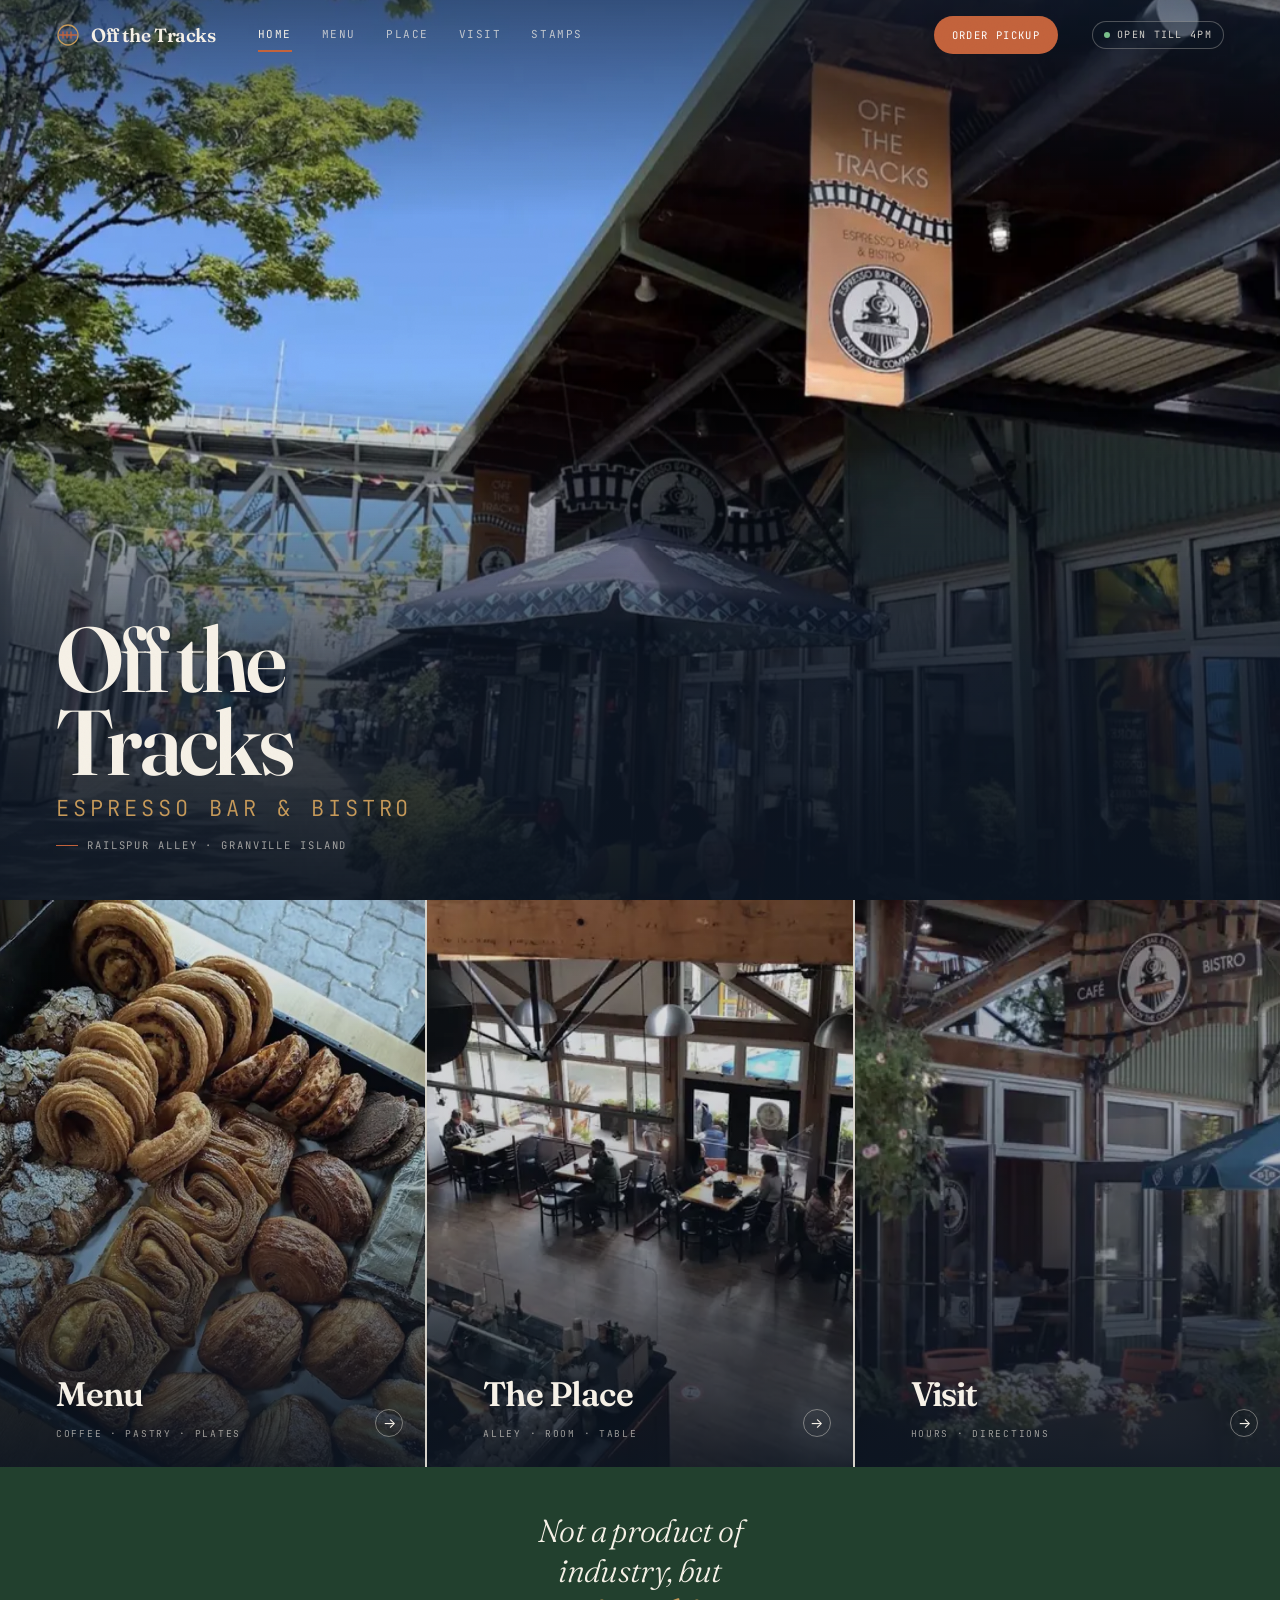
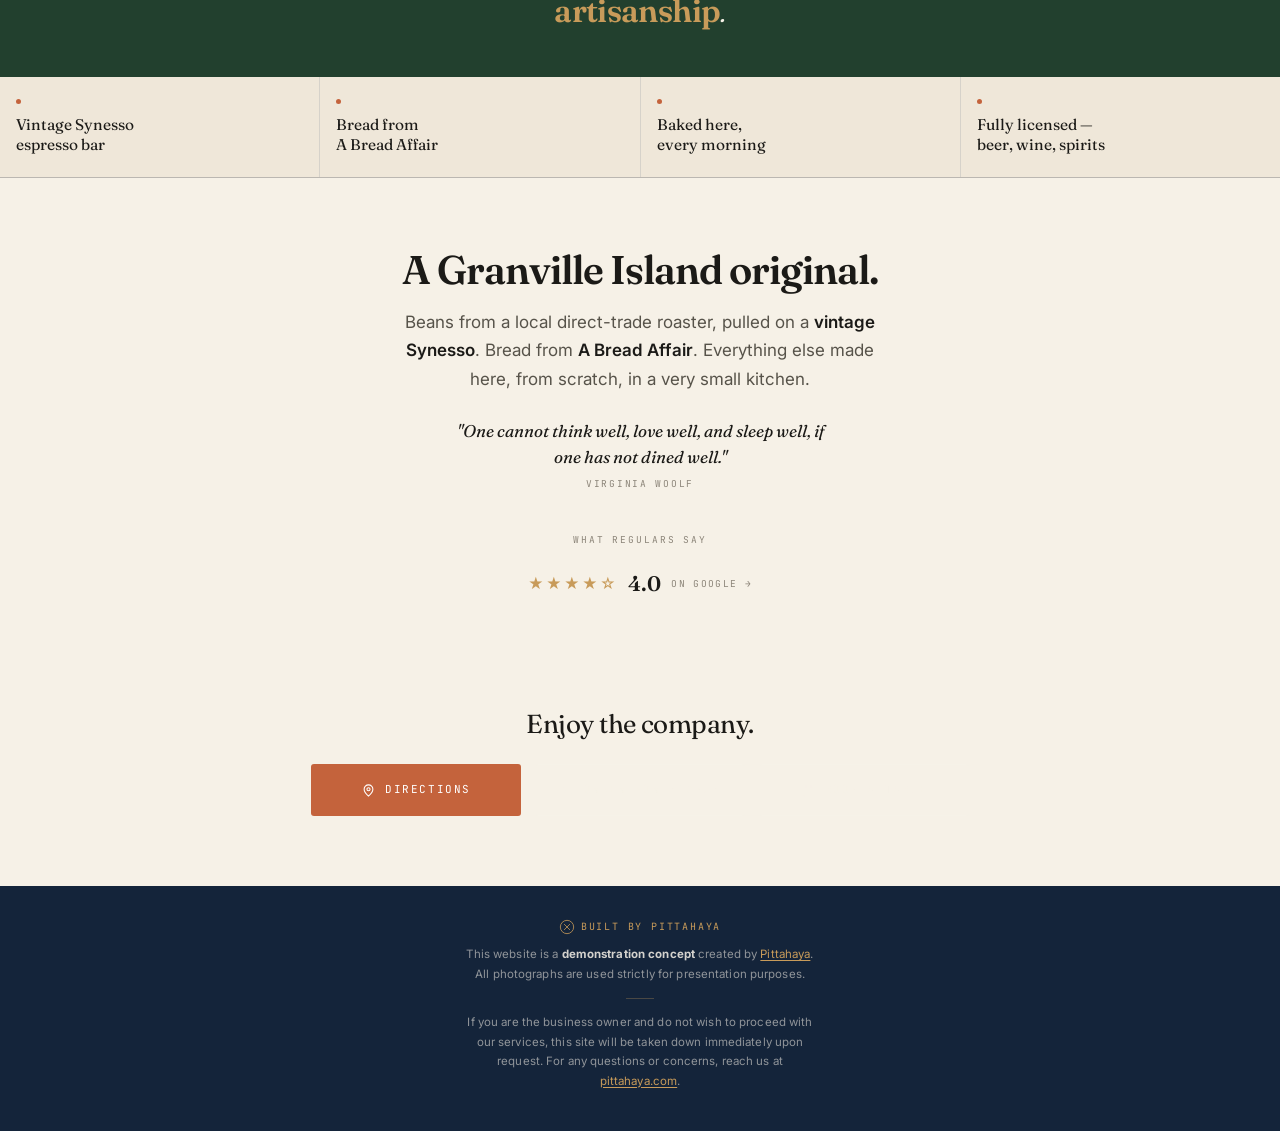
<file: site/index.html>
<!doctype html>
<html lang="en">
<head>
<meta charset="utf-8">
<meta name="viewport" content="width=device-width, initial-scale=1, viewport-fit=cover">
<title>Off the Tracks — Espresso Bar &amp; Bistro, Granville Island</title>
<meta name="description" content="Espresso bar and bistro on Railspur Alley, Granville Island. Open daily from 9.">
<meta name="theme-color" content="#14243A">
<meta property="og:title" content="Off the Tracks — Espresso Bar &amp; Bistro">
<meta property="og:description" content="Railspur Alley, Granville Island. Open daily from 9.">
<meta property="og:image" content="assets/IMG_4174.jpg">

<link rel="preconnect" href="https://fonts.googleapis.com">
<link rel="preconnect" href="https://fonts.gstatic.com" crossorigin>
<link rel="stylesheet" href="https://fonts.googleapis.com/css2?family=Fraunces:opsz,wght@9..144,300;9..144,400;9..144,600&family=Inter:wght@300;400;500&family=JetBrains+Mono:wght@400;500&display=swap">
<link rel="stylesheet" href="app.css">
<link rel="manifest" href="manifest.webmanifest">
<link rel="apple-touch-icon" href="icons/apple-touch-icon.png">
<link rel="preload" as="image" href="assets/w/IMG_4173.webp">

<style>
/* ── home only ─────────────────────────────────────────── */
body{padding-bottom:var(--nav)}
.top{position:absolute;left:0;right:0;background:none;border:0;backdrop-filter:none}

.hero{
  position:relative;height:calc(100svh - var(--nav));min-height:520px;
  display:flex;flex-direction:column;justify-content:flex-end;
  overflow:hidden;background:var(--navy);
}
.hero__media{position:absolute;inset:-6% 0;will-change:transform}
.hero__media img{
  width:100%;height:100%;object-fit:cover;object-position:52% 42%;
  transform:scale(1.12);opacity:0;animation:heroIn 2.4s var(--ease-out) forwards;
}
@keyframes heroIn{to{transform:scale(1.02);opacity:1}}
.hero::after{
  content:"";position:absolute;inset:0;
  background:linear-gradient(180deg,rgba(20,36,58,.6) 0,rgba(20,36,58,0) 24%,
             rgba(20,36,58,0) 42%,rgba(15,26,42,.72) 74%,rgba(12,21,34,.95) 100%);
  opacity:0;animation:fadeIn .9s .25s var(--ease) forwards;
}
@keyframes fadeIn{to{opacity:1}}

.hero__body{position:relative;z-index:3;padding:0 var(--pad) 46px}
.hero h1{
  font-size:clamp(50px,17vw,92px);line-height:.9;color:var(--cream);letter-spacing:-.04em;
}
.hero h1 em{
  display:block;font-style:normal;font-weight:300;color:var(--brass);
  font-size:.24em;letter-spacing:.18em;text-transform:uppercase;
  font-family:var(--mono);margin-top:16px;
}
.hero__where{
  margin:18px 0 0;font-family:var(--mono);font-size:10.5px;letter-spacing:.18em;
  text-transform:uppercase;color:rgba(246,241,231,.62);
  display:flex;align-items:center;gap:9px;
}
.hero__where::before{content:"";width:22px;height:1px;background:var(--terra)}

.rise{opacity:0;transform:translateY(22px);animation:rise .9s var(--ease-out) forwards}
@keyframes rise{to{opacity:1;transform:none}}
.d1{animation-delay:.4s}.d2{animation-delay:.58s}

/* three doors */
.doors{display:grid;gap:2px;background:var(--line)}
.door{
  position:relative;display:block;overflow:hidden;background:var(--navy);
  aspect-ratio:16/9;
}
.door img{
  width:100%;height:100%;object-fit:cover;
  transition:transform .9s var(--ease);
}
.door::after{
  content:"";position:absolute;inset:0;
  background:linear-gradient(90deg,rgba(12,21,34,.82) 0,rgba(12,21,34,.35) 62%,rgba(12,21,34,.15) 100%);
}
.door__t{
  position:absolute;z-index:2;left:var(--pad);bottom:0;top:0;
  display:flex;flex-direction:column;justify-content:center;gap:5px;
}
.door__t b{font-family:var(--serif);font-size:30px;font-weight:600;color:var(--cream);letter-spacing:-.025em}
.door__t span{
  font-family:var(--mono);font-size:9.5px;letter-spacing:.18em;text-transform:uppercase;
  color:rgba(246,241,231,.6);
}
.door__go{
  position:absolute;z-index:2;right:var(--pad);top:50%;margin-top:-14px;
  width:28px;height:28px;border-radius:50%;border:1px solid rgba(246,241,231,.4);
  display:grid;place-items:center;color:var(--cream);font-size:14px;line-height:1;
  transition:background .3s var(--ease);
}
.door:active .door__go{background:rgba(246,241,231,.16)}
@media(hover:hover){.door:hover img{transform:scale(1.05)}.door:hover .door__go{background:var(--terra);border-color:var(--terra)}}

/* their own line, the one painted on the café wall */
.creed{
  background:var(--fir);color:var(--cream);text-align:center;
  padding:44px var(--pad) 46px;
}
.creed p{
  margin:0;font-family:var(--serif);font-weight:300;font-style:italic;
  font-size:clamp(23px,6.4vw,32px);line-height:1.25;letter-spacing:-.02em;
  max-width:16ch;margin-inline:auto;
}
.creed p b{font-style:normal;font-weight:600;color:var(--brass)}

/* four facts, four words each at most */
.facts{
  display:grid;grid-template-columns:repeat(2,1fr);gap:1px;background:var(--line);
  border-bottom:1px solid var(--line);
}
.facts div{
  background:var(--cream-2);padding:22px 16px;
  font-family:var(--serif);font-size:15.5px;line-height:1.3;
}
.facts div::before{
  content:"";display:block;width:5px;height:5px;border-radius:50%;background:var(--terra);
  margin-bottom:11px;
}
@media(min-width:760px){ .facts{grid-template-columns:repeat(4,1fr)} }

/* the story, in three lines instead of five paragraphs */
.story{padding:46px var(--pad) 10px;max-width:640px;margin:0 auto;text-align:center}
.story h2{font-size:clamp(26px,7vw,34px);margin-bottom:16px}
.story p{color:var(--ink-60);font-size:16px;line-height:1.7;margin:0 auto 18px;max-width:38ch}
.story strong{color:var(--ink);font-weight:600}
.story__q{
  font-family:var(--serif);font-style:italic;font-size:17px;line-height:1.5;
  color:var(--ink);margin:24px auto 0;max-width:34ch;
}
.story__q cite{
  display:block;font-style:normal;margin-top:8px;
  font-family:var(--mono);font-size:9.5px;letter-spacing:.18em;text-transform:uppercase;color:var(--ink-40);
}

/* what regulars say */
.says{padding:34px 0 6px;overflow:hidden}
.says__t{
  text-align:center;font-family:var(--mono);font-size:9.5px;letter-spacing:.2em;
  text-transform:uppercase;color:var(--ink-40);margin-bottom:20px;
}
.says__track{
  display:flex;gap:12px;overflow-x:auto;scroll-snap-type:x mandatory;
  padding:0 var(--pad) 6px;scroll-padding-left:var(--pad);scrollbar-width:none;
}
.says__track::-webkit-scrollbar{display:none}
.say{
  flex:none;width:76vw;max-width:330px;scroll-snap-align:start;
  background:var(--cream-2);border:1px solid var(--line);border-radius:3px;padding:20px 20px 18px;
}
.rating{
  display:flex;align-items:center;justify-content:center;gap:10px;flex-wrap:wrap;
  margin-bottom:22px;text-decoration:none;
}
.rating__s{color:var(--brass);font-size:15px;letter-spacing:.14em}
.rating__n{font-family:var(--serif);font-size:21px;font-weight:600}
.rating__c{
  font-family:var(--mono);font-size:9.5px;letter-spacing:.14em;
  text-transform:uppercase;color:var(--ink-40);
}
/* today's board — hidden unless the café writes something */
.special{
  display:flex;align-items:center;gap:12px;flex-wrap:wrap;
  padding:15px var(--pad);background:var(--brass);color:#241a09;
}
.special__k{
  font-family:var(--mono);font-size:9px;letter-spacing:.2em;text-transform:uppercase;
  background:rgba(36,26,9,.16);padding:4px 8px;border-radius:2px;flex:none;
}
.special__v{font-family:var(--serif);font-size:17px;font-weight:600;letter-spacing:-.015em}
.special__u{font-family:var(--mono);font-size:9.5px;letter-spacing:.14em;
  text-transform:uppercase;opacity:.6}
.say p{font-family:var(--serif);font-size:16px;line-height:1.45;margin:0 0 12px;letter-spacing:-.01em}
.say cite{
  font-style:normal;font-family:var(--mono);font-size:9.5px;letter-spacing:.14em;
  text-transform:uppercase;color:var(--ink-40);
}

.closer{padding:40px var(--pad) 44px;text-align:center;background:var(--cream)}
.closer p{font-family:var(--serif);font-size:22px;line-height:1.3;letter-spacing:-.02em;margin:0 0 22px}
.closer .btn{max-width:320px;margin:0 auto}
.closer .btn + .btn{margin-top:9px}

@media(min-width:760px){
  .doors{grid-template-columns:repeat(3,1fr)}
  .door{aspect-ratio:3/4}
  .door::after{background:linear-gradient(0deg,rgba(12,21,34,.9) 0,rgba(12,21,34,.2) 60%,rgba(12,21,34,.1) 100%)}
  .door__t{top:auto;bottom:26px;justify-content:flex-end}
  .door__go{top:auto;bottom:30px;right:22px;margin:0}
}

@media(min-width:900px){
  .door__t b{font-size:34px}
  .special{justify-content:center}
  .story{padding:70px var(--pad) 20px}
  .story h2{font-size:40px}
  .story p{font-size:17px;max-width:46ch}
  /* reviews: a settled row of three, not a scroller */
  .says{padding:20px 0 30px}
  .says__track{
    justify-content:center;overflow:visible;max-width:var(--maxw);margin:0 auto;
    padding:0 var(--pad) 6px;
  }
  .say{width:auto;flex:1;max-width:340px}
  .closer{padding:56px var(--pad) 70px}
  .closer p{font-size:26px}
  .closer .btn{display:inline-flex;min-width:210px;max-width:none;width:auto}
  .closer .btn + .btn{margin-top:0;margin-left:10px}
}
</style>
</head>
<body class="on-navy">

<header class="top top--dark">
  <a class="top__name" href="index.html" aria-label="Off the Tracks, home">
    <svg viewBox="0 0 24 24" fill="none" aria-hidden="true">
      <circle cx="12" cy="12" r="10" stroke="#C89B5A" stroke-width="1.3"/>
      <path d="M3.5 12h17M7 9v6M11 9v6M15 9v6" stroke="#C4633C" stroke-width="1.3" stroke-linecap="round"/>
    </svg>
    Off the Tracks
  </a>
  <div class="status" id="status" role="status" aria-live="polite">
    <span class="status__dot"></span><span class="status__txt">Hours</span>
  </div>
</header>

<section class="hero">
  <div class="hero__media" id="heroMedia">
    <img src="assets/w/IMG_4173.webp"
         alt="Railspur Alley on Granville Island: the timber-framed café with its navy umbrella and planters, Granville Street Bridge beyond.">
  </div>
  <div class="hero__body">
    <h1 class="rise d1">Off the<br>Tracks<em>Espresso Bar &amp; Bistro</em></h1>
    <p class="hero__where rise d2">Railspur Alley · Granville Island</p>
  </div>
</section>

<!-- three doors, no paragraphs -->
<nav class="doors" aria-label="Sections">
  <a class="door" href="menu.html">
    <img class="fade" loading="lazy" src="assets/w/IMG_4196-sm.webp" alt="A tray of croissants and cruffins fresh from the oven.">
    <span class="door__t"><b>Menu</b><span>Coffee · Pastry · Plates</span></span>
    <span class="door__go" aria-hidden="true">→</span>
  </a>
  <a class="door" href="place.html">
    <img class="fade" loading="lazy" src="assets/w/IMG_4195-sm.webp" alt="The café floor from the mezzanine, under timber trusses.">
    <span class="door__t"><b>The Place</b><span>Alley · Room · Table</span></span>
    <span class="door__go" aria-hidden="true">→</span>
  </a>
  <a class="door" href="visit.html">
    <img class="fade" loading="lazy" src="assets/w/IMG_4172-sm.webp" alt="The entrance under the Café and Bistro sign, with hanging plants.">
    <span class="door__t"><b>Visit</b><span>Hours · Directions</span></span>
    <span class="door__go" aria-hidden="true">→</span>
  </a>
</nav>

<div class="special" id="special" hidden></div>

<section class="creed">
  <p class="rv">Not a product of industry, but <b>artisanship</b>.</p>
</section>

<div class="facts">
  <div>Vintage Synesso<br>espresso bar</div>
  <div>Bread from<br>A Bread Affair</div>
  <div>Baked here,<br>every morning</div>
  <div>Fully licensed —<br>beer, wine, spirits</div>
</div>

<section class="story">
  <h2 class="rv">A Granville Island original.</h2>
  <p class="rv" data-d="1">
    Beans from a local direct-trade roaster, pulled on a <strong>vintage Synesso</strong>.
    Bread from <strong>A Bread Affair</strong>. Everything else made here, from scratch,
    in a very small kitchen.
  </p>
  <blockquote class="story__q rv" data-d="2">
    "One cannot think well, love well, and sleep well, if one has not dined well."
    <cite>Virginia Woolf</cite>
  </blockquote>
</section>

<section class="says" id="says"></section>

<section class="closer">
  <p class="rv">Enjoy the company.</p>
  <a class="btn btn--fill rv" data-d="1"
     href="https://www.google.com/maps/dir/?api=1&destination=1363+Railspur+Alley,+Vancouver,+BC+V6H+4G9">
    <svg viewBox="0 0 24 24"><path d="M12 21s7-6.3 7-11a7 7 0 1 0-14 0c0 4.7 7 11 7 11z"/><circle cx="12" cy="10" r="2.5"/></svg>
    Directions
  </a>
  <a class="btn btn--out rv" data-d="2" href="menu.html">
    <svg viewBox="0 0 24 24"><path d="M4 5h2l2.2 9.4a2 2 0 0 0 2 1.6h6.9a2 2 0 0 0 2-1.5L21 8H7"/><circle cx="10" cy="20" r="1.3"/><circle cx="18" cy="20" r="1.3"/></svg>
    Order for pickup
  </a>
  <a class="btn btn--out rv" data-d="3" href="visit.html#reserve">
    <svg viewBox="0 0 24 24"><rect x="4" y="5" width="16" height="16" rx="2"/><path d="M8 3v4M16 3v4M4 11h16"/></svg>
    Book a table
  </a>
</section>

<nav class="line" aria-label="Main">
  <a class="stop" href="index.html" aria-current="page"><span class="stop__pin"></span>Home</a>
  <a class="stop" href="menu.html"><span class="stop__pin"></span>Menu</a>
  <a class="stop" href="place.html"><span class="stop__pin"></span>Place</a>
  <a class="stop" href="visit.html"><span class="stop__pin"></span>Visit</a>
  <a class="stop" href="rewards.html"><span class="stop__pin"></span>Stamps</a>
</nav>

<div class="toast" id="toast" role="status" aria-live="polite"></div>
<script src="content.js"></script>
<script src="app.js"></script>
<script src="order.js"></script>

<script type="application/ld+json">
{"@context":"https://schema.org","@type":"CafeOrCoffeeShop",
"name":"Off the Tracks - Cafe & Bistro","telephone":"+1-604-689-8700",
"servesCuisine":["Coffee","Breakfast","Bistro","Bakery"],"priceRange":"$$",
"email":"info@tracksbistro.ca","url":"https://tracksbistro.ca",
"sameAs":["https://www.instagram.com/offthetracksbistro/","https://www.facebook.com/tracksbistro"],
"address":{"@type":"PostalAddress","streetAddress":"1363 Railspur Alley","addressLocality":"Vancouver",
"addressRegion":"BC","postalCode":"V6H 4G9","addressCountry":"CA"},
"geo":{"@type":"GeoCoordinates","latitude":49.2704673,"longitude":-123.1337891},
"hasMenu":"menu.html",
"openingHoursSpecification":[
{"@type":"OpeningHoursSpecification","dayOfWeek":["Monday","Tuesday","Wednesday","Thursday","Friday"],"opens":"09:00","closes":"16:00"},
{"@type":"OpeningHoursSpecification","dayOfWeek":["Saturday","Sunday"],"opens":"09:00","closes":"17:00"}],
"image":["assets/IMG_4173.jpg","assets/IMG_4174.jpg","assets/IMG_4195.jpg"]}
</script>
</body>
</html>
</file>
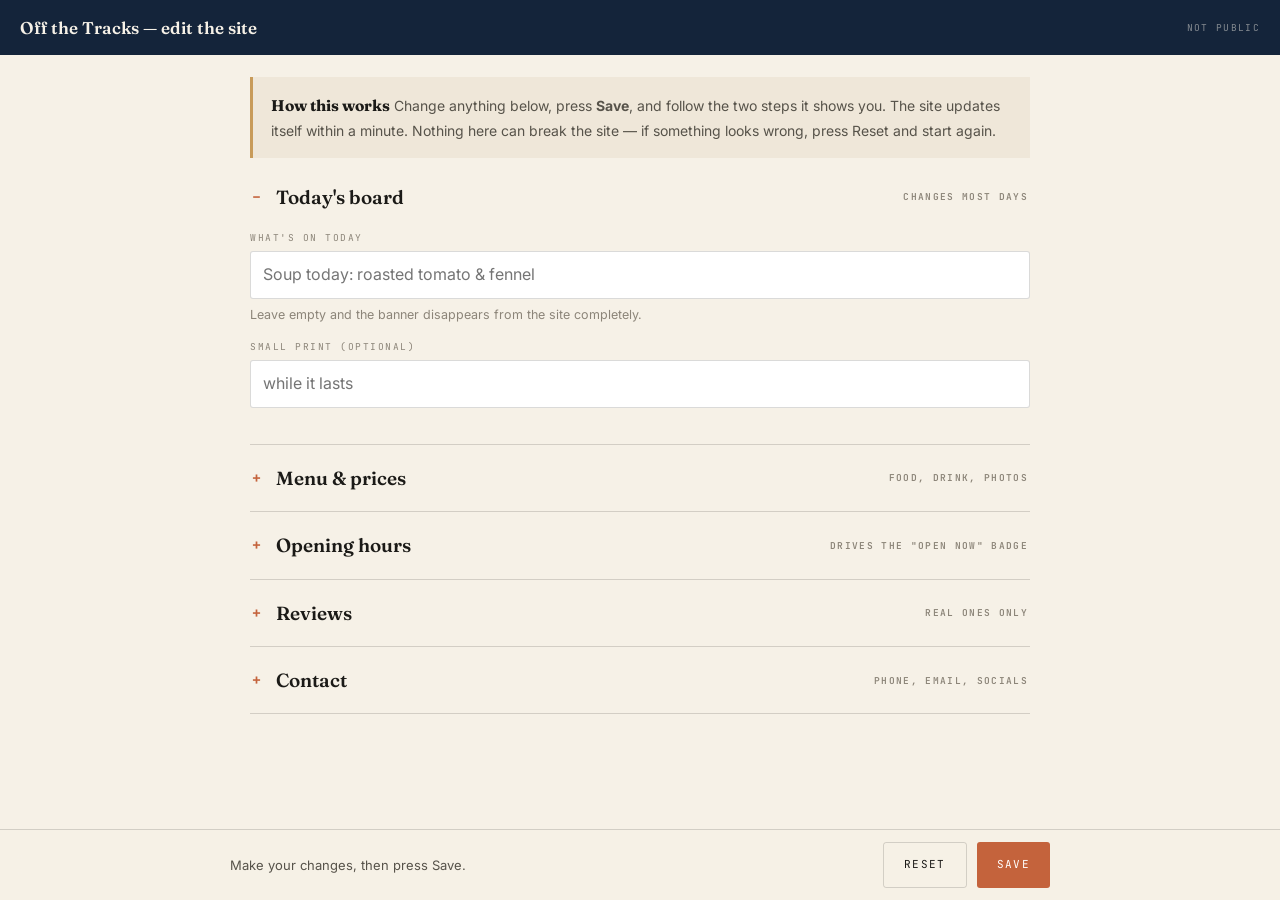
<file: site/admin.html>
<!doctype html>
<html lang="en">
<head>
<meta charset="utf-8">
<meta name="viewport" content="width=device-width, initial-scale=1">
<meta name="robots" content="noindex, nofollow">
<title>Edit the site — Off the Tracks</title>

<link rel="preconnect" href="https://fonts.googleapis.com">
<link rel="preconnect" href="https://fonts.gstatic.com" crossorigin>
<link rel="stylesheet" href="https://fonts.googleapis.com/css2?family=Fraunces:opsz,wght@9..144,400;9..144,600&family=Inter:wght@300;400;500&family=JetBrains+Mono:wght@400;500&display=swap">

<style>
:root{
  --navy:#14243A; --terra:#C4633C; --brass:#C89B5A; --fir:#22402E;
  --cream:#F6F1E7; --cream-2:#EFE7D9; --ink:#1B1A17; --ink-60:#57534A; --ink-40:#8C8579;
  --line:rgba(27,26,23,.16);
  --serif:'Fraunces',Georgia,serif; --sans:'Inter',-apple-system,sans-serif;
  --mono:'JetBrains Mono',ui-monospace,Menlo,monospace;
}
*,*::before,*::after{box-sizing:border-box}
body{
  margin:0;background:var(--cream);color:var(--ink);font-family:var(--sans);
  font-size:15px;line-height:1.6;-webkit-font-smoothing:antialiased;padding-bottom:110px;
}
button{font:inherit;color:inherit;border:0;background:none;cursor:pointer}
:focus-visible{outline:2px solid var(--terra);outline-offset:2px}

.bar{
  position:sticky;top:0;z-index:20;display:flex;align-items:center;gap:14px;
  padding:14px 20px;background:var(--navy);color:var(--cream);
}
.bar h1{font-family:var(--serif);font-size:17px;margin:0;font-weight:600;flex:1}
.bar__hint{font-family:var(--mono);font-size:9.5px;letter-spacing:.14em;
  text-transform:uppercase;color:rgba(246,241,231,.5)}

.wrap{max-width:820px;margin:0 auto;padding:0 20px}

.intro{
  background:var(--cream-2);border-left:3px solid var(--brass);
  padding:16px 18px;margin:22px 0 6px;font-size:14px;line-height:1.65;color:var(--ink-60);
}
.intro b{color:var(--ink);font-family:var(--serif);font-size:15.5px}

details{border-bottom:1px solid var(--line)}
summary{
  padding:18px 2px;font-family:var(--serif);font-size:19px;font-weight:600;
  cursor:pointer;list-style:none;display:flex;align-items:center;gap:10px;
}
summary::-webkit-details-marker{display:none}
summary::before{content:"+";color:var(--terra);font-family:var(--mono);font-size:15px;width:14px}
details[open] summary::before{content:"–"}
summary em{font-style:normal;font-family:var(--mono);font-size:9.5px;letter-spacing:.14em;
  text-transform:uppercase;color:var(--ink-40);margin-left:auto}
.body{padding:0 0 22px}

label{display:block;margin-bottom:14px}
label span{
  display:block;font-family:var(--mono);font-size:9.5px;letter-spacing:.16em;
  text-transform:uppercase;color:var(--ink-40);margin-bottom:6px;
}
input,textarea,select{
  width:100%;min-height:44px;padding:10px 12px;font:inherit;font-size:16px;
  background:#fff;border:1px solid var(--line);border-radius:3px;color:var(--ink);
}
textarea{min-height:80px;resize:vertical;line-height:1.5}
.row2{display:grid;grid-template-columns:1fr 1fr;gap:12px}
.hint{font-size:12.5px;color:var(--ink-40);margin:-8px 0 14px}

/* menu editing */
.cat{border:1px solid var(--line);border-radius:4px;margin-bottom:14px;background:#fff}
.cat__h{
  display:flex;align-items:center;gap:10px;padding:12px 14px;
  border-bottom:1px solid var(--line);background:var(--cream-2);
}
.cat__h b{font-family:var(--serif);font-size:16px;flex:1}
.items{padding:6px 14px 14px}
.item{
  display:grid;grid-template-columns:1fr 90px 34px;gap:8px;align-items:center;
  padding:9px 0;border-bottom:1px solid var(--line);
}
.item:last-child{border-bottom:0}
.item input{min-height:40px;margin:0}
.item__ph{
  grid-column:1/-1;font-family:var(--mono);font-size:9.5px;letter-spacing:.1em;
  text-transform:uppercase;color:var(--ink-40);display:flex;align-items:center;gap:8px;
}
.item__ph.none{color:var(--terra)}
.del{color:var(--ink-40);font-size:18px;width:34px;height:40px}
.del:hover{color:var(--terra)}
.addrow{
  margin-top:10px;font-family:var(--mono);font-size:10px;letter-spacing:.14em;
  text-transform:uppercase;color:var(--terra);padding:8px 0;
}

.hrs{display:grid;grid-template-columns:1fr 90px 90px;gap:10px;align-items:center;
  padding:8px 0;border-bottom:1px solid var(--line)}
.hrs b{font-family:var(--serif);font-weight:400;font-size:15px}
.hrs input{min-height:40px}

/* save bar */
.save{
  position:fixed;left:0;right:0;bottom:0;z-index:30;background:rgba(246,241,231,.96);
  border-top:1px solid var(--line);padding:12px 20px;backdrop-filter:blur(14px);
}
.save__in{max-width:820px;margin:0 auto;display:flex;gap:10px;align-items:center;flex-wrap:wrap}
.save__msg{flex:1;font-size:13px;color:var(--ink-60);min-width:160px}
.btn{
  min-height:46px;padding:0 20px;border-radius:3px;font-family:var(--mono);
  font-size:11px;letter-spacing:.12em;text-transform:uppercase;
  display:inline-flex;align-items:center;gap:8px;text-decoration:none;
}
.btn--go{background:var(--terra);color:#fff}
.btn--out{border:1px solid var(--line);color:var(--ink)}
.btn:active{transform:scale(.98)}

dialog{
  border:0;border-radius:6px;padding:0;max-width:520px;width:calc(100% - 32px);
  box-shadow:0 20px 60px rgba(15,26,42,.3);
}
dialog::backdrop{background:rgba(12,20,32,.6)}
.dlg{padding:26px 24px}
.dlg h2{font-family:var(--serif);font-size:22px;margin:0 0 10px}
.dlg ol{margin:0 0 18px;padding-left:20px;color:var(--ink-60);font-size:14px;line-height:1.9}
.dlg code{font-family:var(--mono);font-size:12px;background:var(--cream-2);padding:2px 5px;border-radius:2px}
.dlg .btn{width:100%;justify-content:center;margin-top:8px}
</style>
</head>
<body>

<div class="bar">
  <h1>Off the Tracks — edit the site</h1>
  <span class="bar__hint">Not public</span>
</div>

<div class="wrap">
  <p class="intro">
    <b>How this works</b>
    Change anything below, press <strong>Save</strong>, and follow the two steps it shows you.
    The site updates itself within a minute. Nothing here can break the site — if something
    looks wrong, press Reset and start again.
  </p>

  <details open>
    <summary>Today's board <em>changes most days</em></summary>
    <div class="body">
      <label><span>What's on today</span>
        <input id="specialText" placeholder="Soup today: roasted tomato &amp; fennel"></label>
      <p class="hint">Leave empty and the banner disappears from the site completely.</p>
      <label><span>Small print (optional)</span>
        <input id="specialUntil" placeholder="while it lasts"></label>
    </div>
  </details>

  <details>
    <summary>Menu &amp; prices <em>food, drink, photos</em></summary>
    <div class="body">
      <label style="display:flex;align-items:center;gap:10px;margin-bottom:18px">
        <input type="checkbox" id="showPrices" style="width:20px;min-height:20px;margin:0">
        <span style="margin:0;text-transform:none;letter-spacing:0;font-family:var(--sans);
                     font-size:14.5px;color:var(--ink)">Show prices on the website</span>
      </label>
      <div id="menu"></div>
    </div>
  </details>

  <details>
    <summary>Opening hours <em>drives the "open now" badge</em></summary>
    <div class="body">
      <div id="hours"></div>
      <p class="hint">24-hour clock: 9 is 9am, 16 is 4pm, 17 is 5pm.</p>
    </div>
  </details>

  <details>
    <summary>Reviews <em>real ones only</em></summary>
    <div class="body">
      <div class="row2">
        <label><span>Google rating</span><input id="revRating" type="number" step="0.1" min="0" max="5"></label>
        <label><span>How many reviews</span><input id="revCount" type="number" min="0"></label>
      </div>
      <p class="hint">Both come straight from your Google listing. Leave the count at 0 to hide it.</p>
      <div id="quotes"></div>
      <button class="addrow" id="addQuote">+ Add a review quote</button>
      <p class="hint">Only paste reviews people actually wrote. Made-up quotes are the fastest
        way to lose someone's trust.</p>
    </div>
  </details>

  <details>
    <summary>Contact <em>phone, email, socials</em></summary>
    <div class="body">
      <label><span>Phone</span><input id="phone" placeholder="+16046898700"></label>
      <label><span>Email</span><input id="email"></label>
      <label><span>Address</span><input id="address"></label>
      <label><span>Instagram</span><input id="instagram"></label>
      <label><span>Facebook</span><input id="facebook"></label>
    </div>
  </details>
</div>

<div class="save">
  <div class="save__in">
    <span class="save__msg" id="msg">Make your changes, then press Save.</span>
    <button class="btn btn--out" id="reset">Reset</button>
    <button class="btn btn--go" id="saveBtn">Save</button>
  </div>
</div>

<dialog id="dlg">
  <div class="dlg">
    <h2>Two steps and you're live</h2>
    <ol>
      <li>Your new <code>content.js</code> is copied. (If not, press the copy button below.)</li>
      <li>Open the file on GitHub, select all, paste, and press <strong>Commit changes</strong>.</li>
    </ol>
    <button class="btn btn--out" id="copyAgain">Copy the file again</button>
    <a class="btn btn--go" id="ghLink" target="_blank" rel="noopener"
       href="https://github.com/PITTAHAYA/off-the-tracks-cafe/edit/main/site/content.js">
      Open GitHub and paste →</a>
    <button class="btn btn--out" id="dlBtn">Download instead</button>
  </div>
</dialog>

<script src="content.js"></script>
<script>
(function(){
"use strict";
const $  = s => document.querySelector(s);
const $$ = s => [...document.querySelectorAll(s)];

/* deep copy so Reset can restore the file as loaded */
const ORIGINAL = JSON.parse(JSON.stringify(window.OTT_CONTENT || {}));
let C = JSON.parse(JSON.stringify(ORIGINAL));

const DAYS = ["Sunday","Monday","Tuesday","Wednesday","Thursday","Friday","Saturday"];
const esc  = s => String(s == null ? "" : s);

/* ── paint the form ─────────────────────────────────── */
function paint(){
  $("#specialText").value  = esc(C.special && C.special.text);
  $("#specialUntil").value = esc(C.special && C.special.until);
  $("#showPrices").checked = C.showPrices !== false;
  $("#phone").value     = esc(C.phone);
  $("#email").value     = esc(C.email);
  $("#address").value   = esc(C.address);
  $("#instagram").value = esc(C.instagram);
  $("#facebook").value  = esc(C.facebook);
  $("#revRating").value = (C.reviews && C.reviews.rating) || "";
  $("#revCount").value  = (C.reviews && C.reviews.count)  || 0;

  paintHours(); paintMenu(); paintQuotes();
}

function paintHours(){
  $("#hours").innerHTML = [1,2,3,4,5,6,0].map(i=>`
    <div class="hrs">
      <b>${DAYS[i]}</b>
      <input type="number" min="0" max="23" data-h="${i}" data-k="open"  value="${C.hours[i].open}">
      <input type="number" min="0" max="23" data-h="${i}" data-k="close" value="${C.hours[i].close}">
    </div>`).join("");
  $$("[data-h]").forEach(inp=>inp.oninput = ()=>{
    C.hours[+inp.dataset.h][inp.dataset.k] = +inp.value;
    dirty();
  });
}

function paintMenu(){
  $("#menu").innerHTML = (C.menu || []).map((cat,ci)=>`
    <div class="cat">
      <div class="cat__h"><b>${cat.label}</b></div>
      <div class="items">
        ${cat.items.map((it,ii)=>`
          <div class="item">
            <input value="${esc(it.n).replace(/"/g,"&quot;")}" data-m="${ci}" data-i="${ii}" data-k="n">
            <input value="${esc(it.p)}" data-m="${ci}" data-i="${ii}" data-k="p" placeholder="price">
            <button class="del" data-del="${ci}:${ii}" aria-label="Remove ${esc(it.n)}">×</button>
            <span class="item__ph ${it.img ? "" : "none"}">
              ${it.img ? "photo: " + it.img : "no photo yet"}
            </span>
          </div>`).join("")}
        <button class="addrow" data-add="${ci}">+ Add an item to ${cat.label}</button>
      </div>
    </div>`).join("");

  $$("[data-m]").forEach(inp=>inp.oninput = ()=>{
    C.menu[+inp.dataset.m].items[+inp.dataset.i][inp.dataset.k] = inp.value;
    dirty();
  });
  $$("[data-del]").forEach(b=>b.onclick = ()=>{
    const [ci,ii] = b.dataset.del.split(":").map(Number);
    if(!confirm("Remove " + C.menu[ci].items[ii].n + "?")) return;
    C.menu[ci].items.splice(ii,1); paintMenu(); dirty();
  });
  $$("[data-add]").forEach(b=>b.onclick = ()=>{
    C.menu[+b.dataset.add].items.push({n:"New item", p:""});
    paintMenu(); dirty();
  });
}

function paintQuotes(){
  const qs = (C.reviews && C.reviews.quotes) || [];
  $("#quotes").innerHTML = qs.map((q,i)=>`
    <label><span>Review ${i+1}</span>
      <textarea data-q="${i}">${esc(q.text)}</textarea></label>
    <div class="item" style="grid-template-columns:1fr 34px">
      <input data-qw="${i}" value="${esc(q.who || "Google review").replace(/"/g,"&quot;")}"
             placeholder="Google review">
      <button class="del" data-qd="${i}" aria-label="Remove review ${i+1}">×</button>
    </div>`).join("");
  $$("[data-q]").forEach(t=>t.oninput  = ()=>{ C.reviews.quotes[+t.dataset.q].text = t.value; dirty(); });
  $$("[data-qw]").forEach(t=>t.oninput = ()=>{ C.reviews.quotes[+t.dataset.qw].who  = t.value; dirty(); });
  $$("[data-qd]").forEach(b=>b.onclick = ()=>{
    C.reviews.quotes.splice(+b.dataset.qd,1); paintQuotes(); dirty();
  });
}

$("#addQuote").onclick = ()=>{
  C.reviews = C.reviews || {quotes:[]};
  C.reviews.quotes = C.reviews.quotes || [];
  C.reviews.quotes.push({text:"", who:"Google review"});
  paintQuotes(); dirty();
};

/* ── simple fields ──────────────────────────────────── */
const bind = (sel, set) => { $(sel).oninput = e => { set(e.target.value); dirty(); }; };
bind("#specialText",  v=>{ C.special = C.special || {}; C.special.text = v; });
bind("#specialUntil", v=>{ C.special = C.special || {}; C.special.until = v; });
bind("#phone",     v=>C.phone = v);
bind("#email",     v=>C.email = v);
bind("#address",   v=>C.address = v);
bind("#instagram", v=>C.instagram = v);
bind("#facebook",  v=>C.facebook = v);
bind("#revRating", v=>{ C.reviews = C.reviews||{}; C.reviews.rating = parseFloat(v)||0; });
bind("#revCount",  v=>{ C.reviews = C.reviews||{}; C.reviews.count  = parseInt(v,10)||0; });
$("#showPrices").onchange = e => { C.showPrices = e.target.checked; dirty(); };

let changed = false;
function dirty(){
  changed = true;
  $("#msg").textContent = "Unsaved changes.";
  $("#msg").style.color = "var(--terra)";
}

/* ── produce the file ───────────────────────────────── */
function fileText(){
  return `/* ═══════════════════════════════════════════════════════════
   OFF THE TRACKS — everything the café can change.
   Edited with admin.html. Last saved ${new Date().toISOString().slice(0,10)}.
   ═══════════════════════════════════════════════════════════ */
window.OTT_CONTENT = ${JSON.stringify(C, null, 2)};
`;
}

async function copyFile(){
  const t = fileText();
  try{ await navigator.clipboard.writeText(t); return true; }
  catch(_){
    const ta = document.createElement("textarea");
    ta.value = t; ta.style.position = "fixed"; ta.style.opacity = 0;
    document.body.appendChild(ta); ta.select();
    const ok = document.execCommand("copy"); ta.remove(); return ok;
  }
}

$("#saveBtn").onclick = async ()=>{
  await copyFile();
  $("#dlg").showModal();
  changed = false;
  $("#msg").textContent = "Saved — finish the two steps to go live.";
  $("#msg").style.color = "var(--ink-60)";
};
$("#copyAgain").onclick = async ()=>{
  const ok = await copyFile();
  $("#copyAgain").textContent = ok ? "Copied ✓" : "Press ⌘C to copy";
};
$("#dlBtn").onclick = ()=>{
  const blob = new Blob([fileText()], {type:"text/javascript"});
  const a = document.createElement("a");
  a.href = URL.createObjectURL(blob); a.download = "content.js";
  a.click(); URL.revokeObjectURL(a.href);
};
$("#reset").onclick = ()=>{
  if(changed && !confirm("Throw away your changes?")) return;
  C = JSON.parse(JSON.stringify(ORIGINAL));
  paint(); changed = false;
  $("#msg").textContent = "Back to the last saved version.";
  $("#msg").style.color = "var(--ink-60)";
};

addEventListener("beforeunload", e=>{ if(changed){ e.preventDefault(); e.returnValue = ""; } });

paint();
})();
</script>
</body>
</html>
</file>
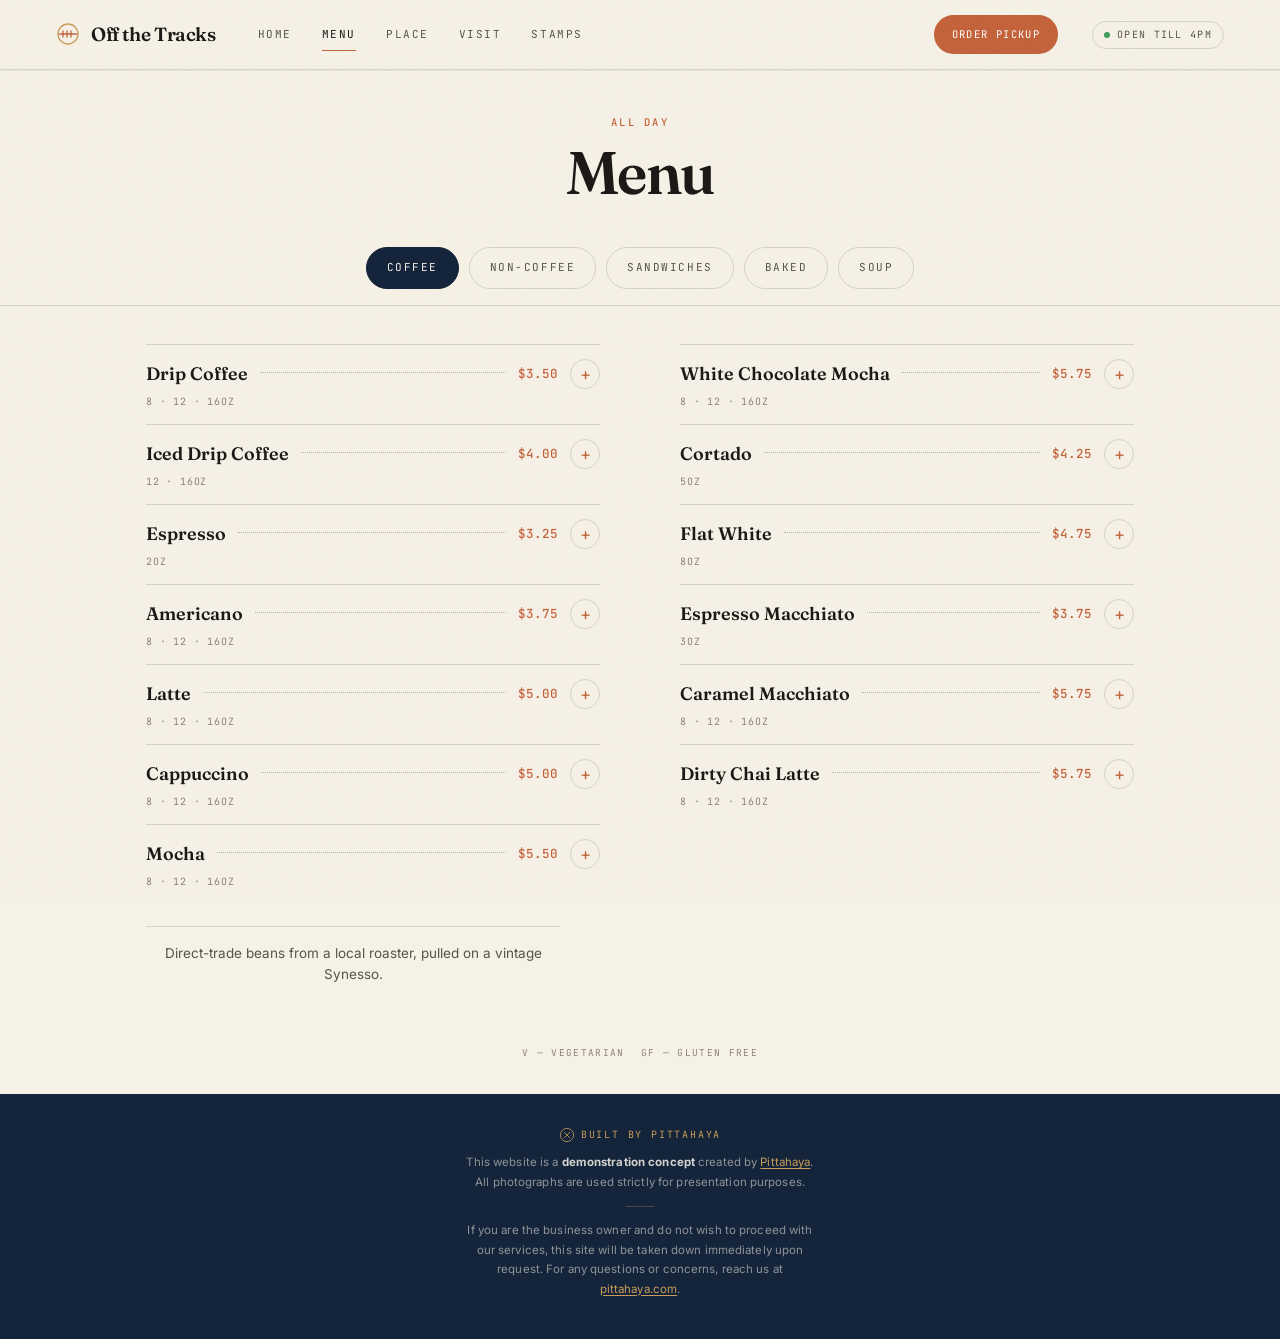
<file: site/menu.html>
<!doctype html>
<html lang="en">
<head>
<meta charset="utf-8">
<meta name="viewport" content="width=device-width, initial-scale=1, viewport-fit=cover">
<title>Menu — Off the Tracks</title>
<meta name="description" content="Coffee, pastry, breakfast and lunch at Off the Tracks, Railspur Alley, Granville Island.">
<meta name="theme-color" content="#F6F1E7">

<link rel="preconnect" href="https://fonts.googleapis.com">
<link rel="preconnect" href="https://fonts.gstatic.com" crossorigin>
<link rel="stylesheet" href="https://fonts.googleapis.com/css2?family=Fraunces:opsz,wght@9..144,300;9..144,400;9..144,600&family=Inter:wght@300;400;500&family=JetBrains+Mono:wght@400;500&display=swap">
<link rel="stylesheet" href="app.css">
<link rel="manifest" href="manifest.webmanifest">
<link rel="apple-touch-icon" href="icons/apple-touch-icon.png">

<style>
/* ── menu only ─────────────────────────────────────────── */
.head{padding:26px var(--pad) 4px}
.head h1{font-size:clamp(34px,10vw,48px)}

.tabs{
  position:sticky;top:var(--top);z-index:40;
  padding:12px var(--pad);background:rgba(246,241,231,.94);
  backdrop-filter:blur(14px);-webkit-backdrop-filter:blur(14px);
  border-bottom:1px solid var(--line);margin-top:18px;
}
.tabs__row{display:flex;gap:8px;overflow-x:auto;scrollbar-width:none}
.tabs__row::-webkit-scrollbar{display:none}
.tab{
  flex:none;padding:9px 15px;border-radius:100px;border:1px solid var(--line);
  font-family:var(--mono);font-size:10.5px;letter-spacing:.14em;text-transform:uppercase;
  color:var(--ink-60);white-space:nowrap;min-height:36px;transition:all .3s var(--ease);
}
.tab[aria-selected="true"]{background:var(--navy);border-color:var(--navy);color:var(--cream)}

.panel{padding:20px var(--pad) 34px;max-width:var(--maxw);margin:0 auto}

/* photo cards — the picture does the describing */
.mgrid{display:grid;grid-template-columns:repeat(2,1fr);gap:12px;align-items:start}
.mcard{
  background:var(--cream-2);border:1px solid var(--line);border-radius:3px;overflow:hidden;
  display:flex;flex-direction:column;
}
/* no photo — a clean text card, no placeholder square */
.mcard--text{background:transparent}
.mcard--text .mcard__in{padding:14px 14px 15px}
.mcard--text h3{font-size:16px}
.mcard__ph{position:relative;aspect-ratio:1/1;overflow:hidden}
.mcard__ph img{width:100%;height:100%;object-fit:cover}
.mcard__tag{
  position:absolute;top:8px;left:8px;background:var(--terra);color:#fff;
  font-family:var(--mono);font-size:8.5px;letter-spacing:.14em;text-transform:uppercase;
  padding:3px 7px;border-radius:2px;
}
.mcard__in{padding:11px 12px 13px;display:flex;flex-direction:column;gap:6px;flex:1}
.mcard h3{font-size:15px;line-height:1.2}
.mcard__d{font-size:12px;line-height:1.45;color:var(--ink-60);margin:0}
.mcard__on{font-family:var(--mono);font-size:9px;letter-spacing:.1em;text-transform:uppercase;
  color:var(--ink-40);margin:0}
.mcard__foot{display:flex;align-items:center;gap:7px;margin-top:auto;padding-top:2px}
.price{font-family:var(--mono);font-size:12.5px;font-weight:500;color:var(--terra)}
.chip{
  font-family:var(--mono);font-size:8.5px;letter-spacing:.1em;padding:2px 5px;border-radius:2px;
  border:1px solid rgba(34,64,46,.32);color:var(--fir);
}

/* one photo opens each tab, then the list */
.mhero{margin:0 0 22px}
.mhero img{width:100%;aspect-ratio:16/10;object-fit:cover;border-radius:3px}
.mhero figcaption{
  margin-top:9px;font-family:var(--mono);font-size:9.5px;letter-spacing:.16em;
  text-transform:uppercase;color:var(--ink-40);
}
.mfoot{
  margin:22px 0 0;padding-top:16px;border-top:1px solid var(--line);
  font-size:13.5px;line-height:1.55;color:var(--ink-60);max-width:46ch;
}

/* descriptive list — orderly rows for sandwiches */
.mlist{border-top:1px solid var(--line)}
.litem{padding:16px 0;border-bottom:1px solid var(--line)}
.litem__top{display:flex;align-items:baseline;gap:12px}
.litem__top h3{font-size:18px;flex:none;display:flex;align-items:baseline;gap:8px}
.litem__line{flex:1;border-bottom:1px dotted rgba(27,26,23,.28);transform:translateY(-4px)}
.litem__top .price{font-size:13px}
.litem__top .add{margin-left:2px}
.litem__d{margin:5px 0 0;font-size:13.5px;line-height:1.5;color:var(--ink-60);max-width:52ch}
.litem__on{margin:3px 0 0;font-family:var(--mono);font-size:9.5px;letter-spacing:.12em;
  text-transform:uppercase;color:var(--ink-40)}
.litem .chip{transform:translateY(-1px)}

/* rows — name · · · price +, with sizes on a quiet second line */
.mrows{border-top:1px solid var(--line)}
.mrow{display:flex;flex-wrap:wrap;align-items:center;gap:0 12px;padding:14px 0;
  border-bottom:1px solid var(--line)}
.mrow__n{font-family:var(--serif);font-size:18px;font-weight:600;flex:none}
.mrow__dot{flex:1;border-bottom:1px dotted rgba(27,26,23,.28);transform:translateY(-2px);min-width:20px}
.mrow .price{flex:none}
.mrow .add{flex:none;margin:0}
.mrow__sub{flex-basis:100%;font-family:var(--mono);font-size:10px;letter-spacing:.08em;
  text-transform:uppercase;color:var(--ink-40);margin-top:5px}

.legend{
  margin:0 auto;padding:0 var(--pad) 34px;max-width:var(--maxw);
  font-family:var(--mono);font-size:9.5px;letter-spacing:.14em;
  text-transform:uppercase;color:var(--ink-40);display:flex;gap:16px;flex-wrap:wrap;
}
.note{
  margin:26px var(--pad) 0;padding:14px 16px;border-left:2px solid var(--brass);
  background:var(--cream-2);font-size:13px;line-height:1.55;color:var(--ink-60);
}
.note b{font-family:var(--serif);color:var(--ink);display:block;font-size:14.5px;margin-bottom:2px}

@media(min-width:760px){ .mgrid{grid-template-columns:repeat(3,1fr);gap:16px} }

/* ── desktop menu: centred, roomy, a real grid ─────────── */
@media(min-width:900px){
  .head{max-width:var(--maxw);margin:0 auto;padding:44px var(--pad) 8px;text-align:center}
  .head h1{font-size:60px}
  .tabs{
    padding:16px var(--pad);background:rgba(246,241,231,.92);
    border-bottom:1px solid var(--line);
  }
  .tabs__row{max-width:var(--maxw);margin:0 auto;justify-content:center;gap:10px}
  .tab{font-size:11px;padding:11px 20px;min-height:42px}

  .panel{padding:38px var(--pad) 60px}

  /* tab hero becomes a contained banner, not a giant square */
  .mhero{max-width:var(--maxw);margin:0 auto 34px;position:relative}
  .mhero img{aspect-ratio:21/7;max-height:340px;border-radius:5px}
  .mhero figcaption{
    position:absolute;left:20px;bottom:16px;margin:0;color:var(--cream);
    text-shadow:0 1px 8px rgba(12,20,32,.6);
  }

  .mgrid{grid-template-columns:repeat(4,1fr);gap:20px}
  .mcard{border-radius:5px}
  .mcard__in{padding:14px 15px 16px}
  .mcard h3{font-size:16.5px}
  .mcard__d{font-size:12.5px}

  /* drinks split into two columns, each a clean price list */
  .mrows{columns:2;column-gap:56px;border-top:0}
  .mrow{
    break-inside:avoid;border-top:1px solid var(--line);border-bottom:0;
    padding:14px 0;
  }
  /* sandwiches: two orderly descriptive columns */
  .mlist{columns:2;column-gap:56px;border-top:0}
  .litem{break-inside:avoid;border-top:1px solid var(--line);border-bottom:0}
  .mfoot,.legend{text-align:center}
  .legend{justify-content:center}
}
@media(min-width:1200px){ .mrows{column-gap:80px} }
</style>
</head>
<body>

<header class="top">
  <a class="top__name" href="index.html" aria-label="Off the Tracks, home">
    <svg viewBox="0 0 24 24" fill="none" aria-hidden="true">
      <circle cx="12" cy="12" r="10" stroke="#C89B5A" stroke-width="1.3"/>
      <path d="M3.5 12h17M7 9v6M11 9v6M15 9v6" stroke="#C4633C" stroke-width="1.3" stroke-linecap="round"/>
    </svg>
    Off the Tracks
  </a>
  <div class="status" id="status" role="status" aria-live="polite">
    <span class="status__dot"></span><span class="status__txt">Hours</span>
  </div>
</header>

<main>
  <div class="head">
    <p class="eyebrow">All day</p>
    <h1>Menu</h1>
  </div>

  <div class="tabs">
    <div class="tabs__row" role="tablist" aria-label="Menu categories" id="tabs"></div>
  </div>

  <div class="panel" id="panel"></div>

  <p class="legend"><span>V — Vegetarian</span><span>GF — Gluten free</span></p>
</main>

<nav class="line" aria-label="Main">
  <a class="stop" href="index.html"><span class="stop__pin"></span>Home</a>
  <a class="stop" href="menu.html" aria-current="page"><span class="stop__pin"></span>Menu</a>
  <a class="stop" href="place.html"><span class="stop__pin"></span>Place</a>
  <a class="stop" href="visit.html"><span class="stop__pin"></span>Visit</a>
  <a class="stop" href="rewards.html"><span class="stop__pin"></span>Stamps</a>
</nav>

<div class="toast" id="toast" role="status" aria-live="polite"></div>
<script src="content.js"></script>
<script src="app.js"></script>
<script src="order.js"></script>
</body>
</html>
</file>
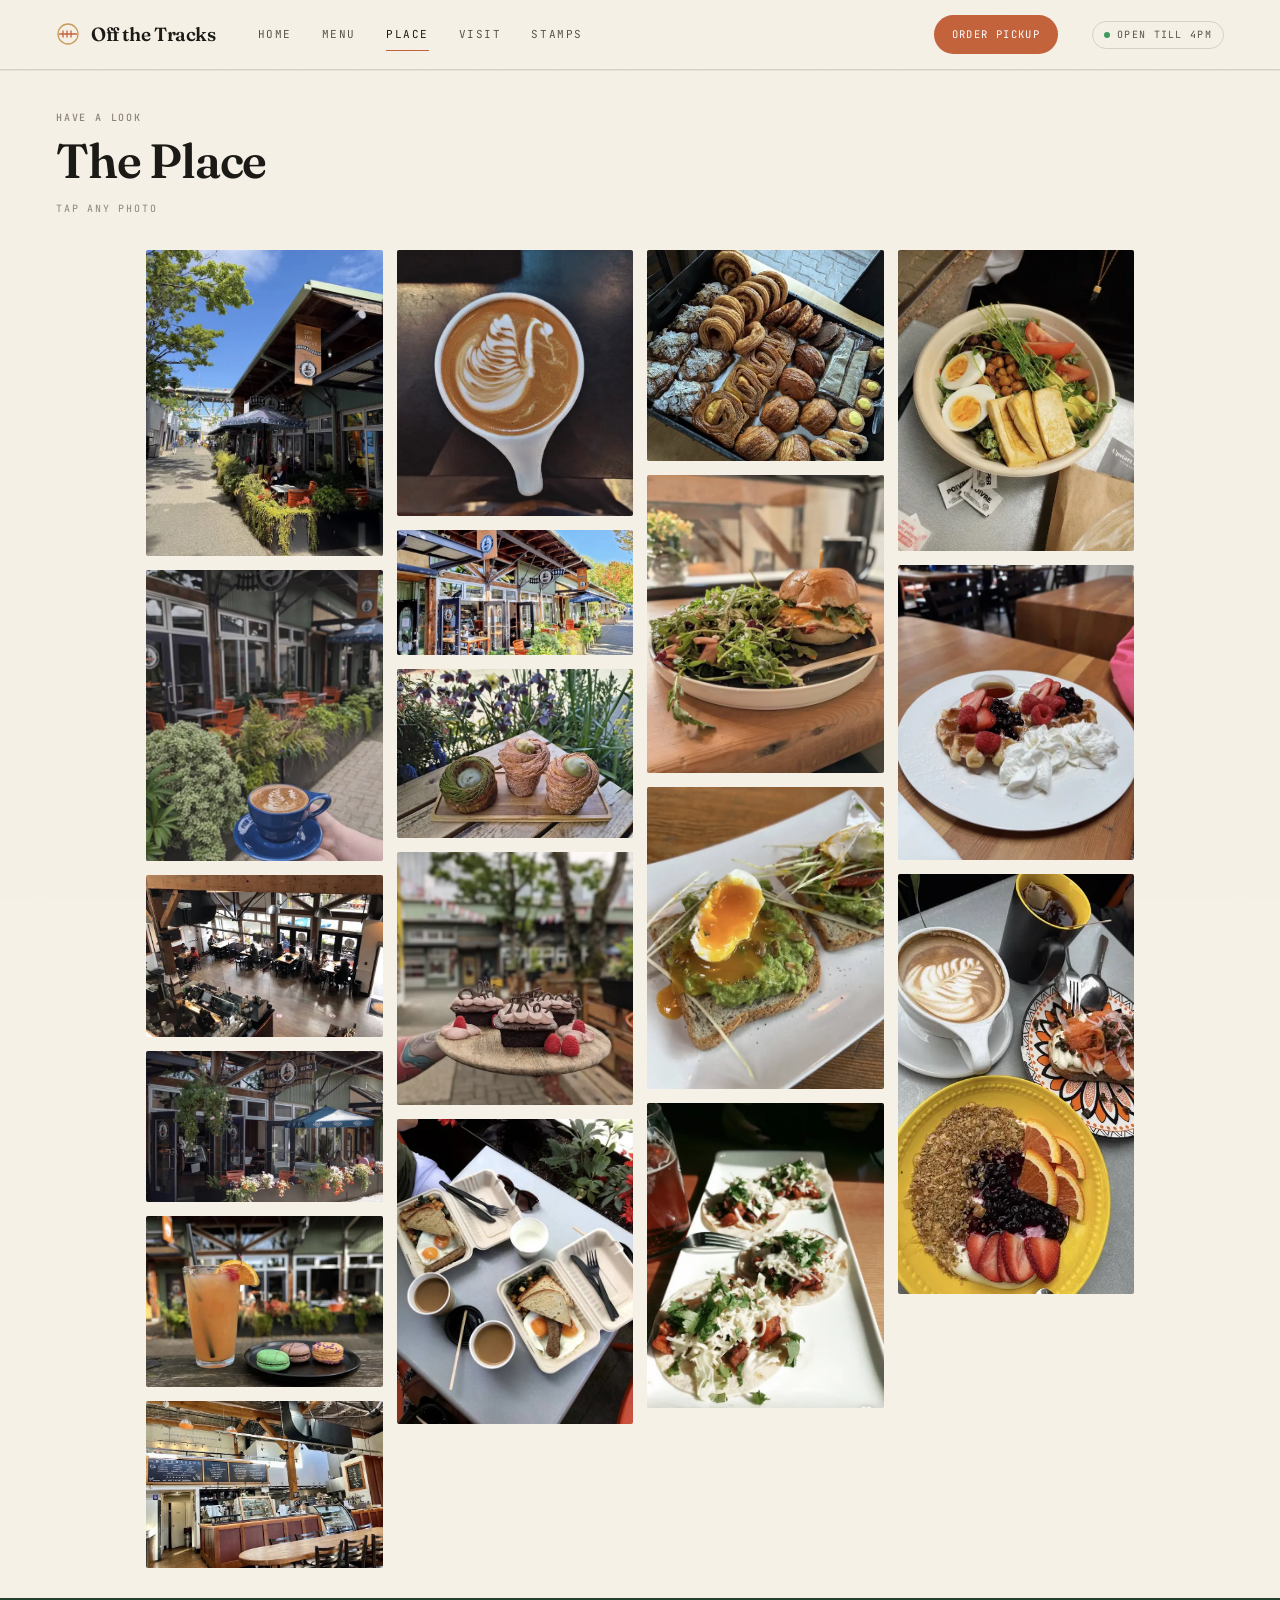
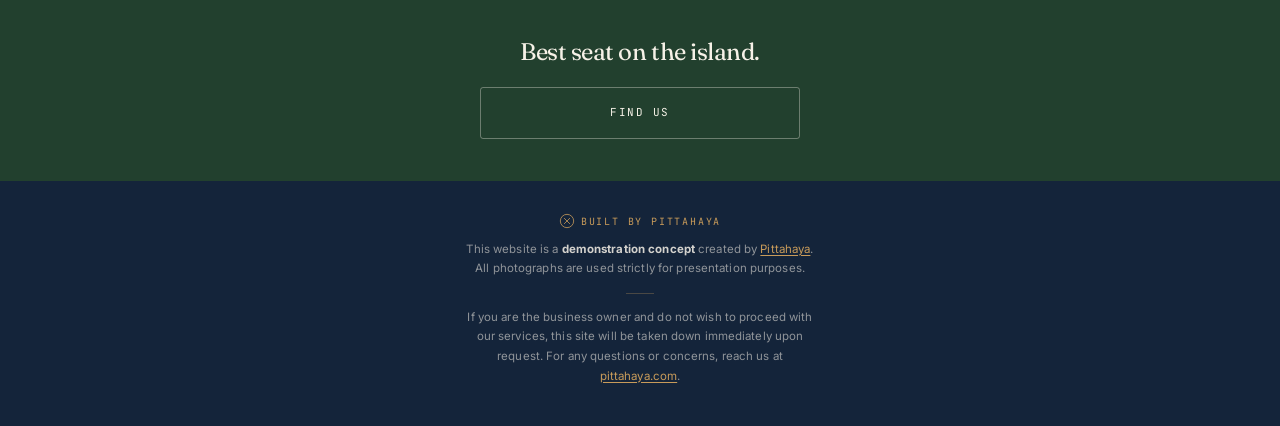
<file: site/place.html>
<!doctype html>
<html lang="en">
<head>
<meta charset="utf-8">
<meta name="viewport" content="width=device-width, initial-scale=1, viewport-fit=cover">
<title>The Place — Off the Tracks</title>
<meta name="description" content="Inside Off the Tracks: the alley, the room, the table. Railspur Alley, Granville Island.">
<meta name="theme-color" content="#F6F1E7">

<link rel="preconnect" href="https://fonts.googleapis.com">
<link rel="preconnect" href="https://fonts.gstatic.com" crossorigin>
<link rel="stylesheet" href="https://fonts.googleapis.com/css2?family=Fraunces:opsz,wght@9..144,300;9..144,400;9..144,600&family=Inter:wght@300;400;500&family=JetBrains+Mono:wght@400;500&display=swap">
<link rel="stylesheet" href="app.css">
<link rel="manifest" href="manifest.webmanifest">
<link rel="apple-touch-icon" href="icons/apple-touch-icon.png">

<style>
/* ── place only: pictures, barely any words ────────────── */
.head{padding:26px var(--pad) 0}
.head h1{font-size:clamp(34px,10vw,48px)}
.head p{
  margin-top:14px;font-family:var(--mono);font-size:10px;letter-spacing:.18em;
  text-transform:uppercase;color:var(--ink-40);
}

.gal{columns:2;column-gap:10px;padding:24px var(--pad) 30px;max-width:var(--maxw);margin:0 auto}
.gitem{
  display:block;width:100%;margin:0 0 10px;padding:0;border-radius:2px;overflow:hidden;
  break-inside:avoid;background:var(--cream-2);
}
.gitem img{width:100%;height:auto;transition:transform .6s var(--ease),opacity .6s var(--ease)}
@media(hover:hover){.gitem:hover img{transform:scale(1.04)}}

.band{
  background:var(--fir);color:var(--cream);padding:38px var(--pad) 42px;text-align:center;
}
.band p{
  font-family:var(--serif);font-size:24px;line-height:1.3;letter-spacing:-.02em;margin:0 0 20px;
}
.band .btn{max-width:320px;margin:0 auto;border-color:rgba(246,241,231,.35);color:var(--cream)}

/* lightbox */
.lb{position:fixed;inset:0;z-index:200;background:rgba(12,20,32,.97);display:none;
  align-items:center;justify-content:center;opacity:0;transition:opacity .28s var(--ease)}
.lb.open{display:flex}
.lb.show{opacity:1}
.lb__img{max-width:100%;max-height:78svh;object-fit:contain;
  transform:translateY(-12px);transition:transform .4s var(--ease-out)}
.lb.show .lb__img{transform:none}
.lb__x{position:absolute;top:calc(env(safe-area-inset-top,0px) + 10px);right:10px;
  width:44px;height:44px;display:grid;place-items:center;color:var(--cream);font-size:26px;line-height:1}
.lb__nav{position:absolute;bottom:calc(env(safe-area-inset-bottom,0px) + 16px);left:0;right:0;
  display:flex;align-items:center;justify-content:center;gap:18px;
  color:rgba(246,241,231,.6);font-family:var(--mono);font-size:11px;letter-spacing:.14em}
.lb__nav button{width:44px;height:44px;color:var(--cream);font-size:20px}

@media(min-width:760px){ .gal{columns:4;column-gap:14px} .gitem{margin-bottom:14px} }
</style>
</head>
<body>

<header class="top">
  <a class="top__name" href="index.html" aria-label="Off the Tracks, home">
    <svg viewBox="0 0 24 24" fill="none" aria-hidden="true">
      <circle cx="12" cy="12" r="10" stroke="#C89B5A" stroke-width="1.3"/>
      <path d="M3.5 12h17M7 9v6M11 9v6M15 9v6" stroke="#C4633C" stroke-width="1.3" stroke-linecap="round"/>
    </svg>
    Off the Tracks
  </a>
  <div class="status" id="status" role="status" aria-live="polite">
    <span class="status__dot"></span><span class="status__txt">Hours</span>
  </div>
</header>

<main>
  <div class="head">
    <p class="eyebrow">Have a look</p>
    <h1>The Place</h1>
    <p>Tap any photo</p>
  </div>

  <div class="gal" id="gal"></div>

  <section class="band">
    <p class="rv">Best seat on the island.</p>
    <a class="btn btn--out rv" data-d="1" href="visit.html">Find us</a>
  </section>
</main>

<div class="lb" id="lb" role="dialog" aria-modal="true" aria-label="Photo viewer">
  <button class="lb__x" id="lbX" aria-label="Close">×</button>
  <img class="lb__img" id="lbImg" alt="">
  <div class="lb__nav">
    <button id="lbPrev" aria-label="Previous photo">‹</button>
    <span id="lbCount"></span>
    <button id="lbNext" aria-label="Next photo">›</button>
  </div>
</div>

<nav class="line" aria-label="Main">
  <a class="stop" href="index.html"><span class="stop__pin"></span>Home</a>
  <a class="stop" href="menu.html"><span class="stop__pin"></span>Menu</a>
  <a class="stop" href="place.html" aria-current="page"><span class="stop__pin"></span>Place</a>
  <a class="stop" href="visit.html"><span class="stop__pin"></span>Visit</a>
  <a class="stop" href="rewards.html"><span class="stop__pin"></span>Stamps</a>
</nav>

<div class="toast" id="toast" role="status" aria-live="polite"></div>
<script src="content.js"></script>
<script src="app.js"></script>
<script src="order.js"></script>
</body>
</html>
</file>
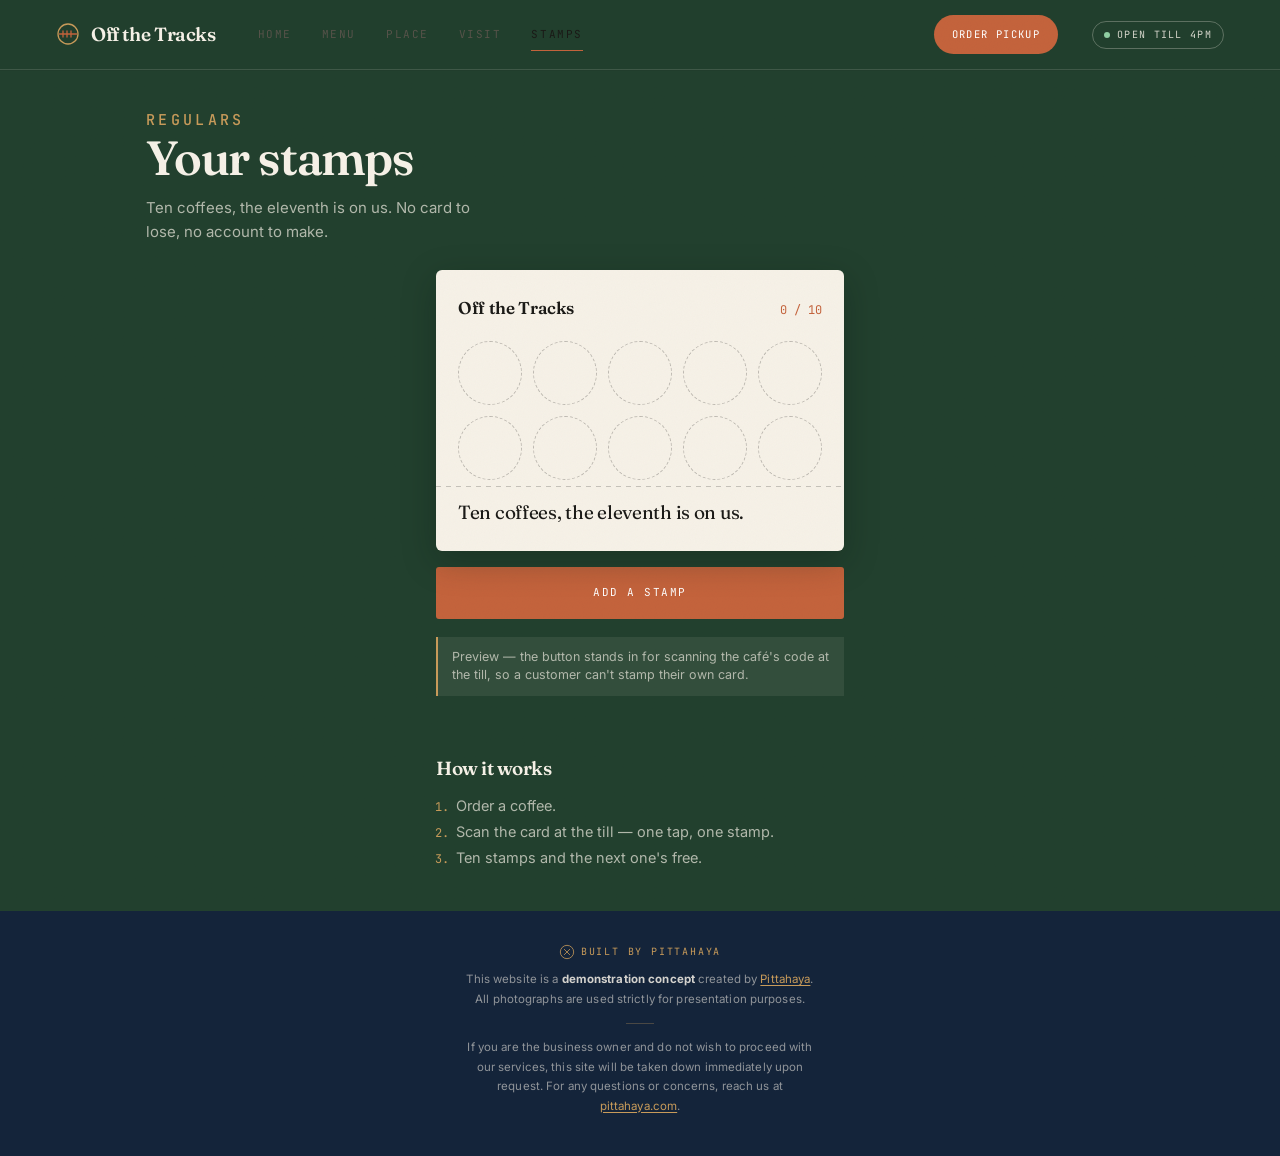
<file: site/rewards.html>
<!doctype html>
<html lang="en">
<head>
<meta charset="utf-8">
<meta name="viewport" content="width=device-width, initial-scale=1, viewport-fit=cover">
<title>Stamps — Off the Tracks</title>
<meta name="description" content="Ten coffees at Off the Tracks and the eleventh is on us. No account, no plastic card.">
<meta name="theme-color" content="#22402E">

<link rel="preconnect" href="https://fonts.googleapis.com">
<link rel="preconnect" href="https://fonts.gstatic.com" crossorigin>
<link rel="stylesheet" href="https://fonts.googleapis.com/css2?family=Fraunces:opsz,wght@9..144,300;9..144,400;9..144,600&family=Inter:wght@300;400;500&family=JetBrains+Mono:wght@400;500&display=swap">
<link rel="stylesheet" href="app.css">
<link rel="manifest" href="manifest.webmanifest">
<link rel="apple-touch-icon" href="icons/apple-touch-icon.png">

<style>
/* ── rewards only ──────────────────────────────────────── */
body{background:var(--fir);color:var(--cream)}
.top{background:rgba(34,64,46,.9);border-bottom-color:rgba(246,241,231,.14)}
.top__name{color:var(--cream)}
.status{border-color:rgba(246,241,231,.28);color:rgba(246,241,231,.85)}
.status__dot{background:#8FCFA3}

.head{padding:26px var(--pad) 0;max-width:var(--maxw);margin:0 auto}
.head h1{font-size:clamp(34px,10vw,48px);color:var(--cream)}
.head .eyebrow{color:var(--brass)}
.head p{color:rgba(246,241,231,.68);font-size:15px;line-height:1.6;margin:12px 0 0;max-width:40ch}

.wrapr{padding:26px var(--pad) 40px;max-width:520px;margin:0 auto}

/* the card itself */
.card{
  background:var(--cream);color:var(--ink);border-radius:6px;padding:24px 22px 26px;
  box-shadow:0 10px 34px rgba(10,20,14,.28);position:relative;overflow:hidden;
}
.card::after{                       /* perforated edge, like a paper punch card */
  content:"";position:absolute;left:0;right:0;bottom:64px;height:1px;
  background:repeating-linear-gradient(90deg,rgba(27,26,23,.22) 0 5px,transparent 5px 10px);
}
.card__top{display:flex;justify-content:space-between;align-items:baseline;margin-bottom:20px}
.card__brand{font-family:var(--serif);font-size:17px;font-weight:600;letter-spacing:-.02em}
.card__n{font-family:var(--mono);font-size:12px;color:var(--terra)}

.dots{display:grid;grid-template-columns:repeat(5,1fr);gap:11px;margin-bottom:20px}
.dot{
  aspect-ratio:1;border-radius:50%;border:1.5px dashed rgba(27,26,23,.26);
  display:grid;place-items:center;transition:all .35s var(--ease-out);
}
.dot.on{
  border-style:solid;border-color:var(--fir);background:var(--fir);
  animation:stampIn .4s var(--ease-out) backwards;
  animation-delay:calc(var(--i) * 25ms);
}
.dot svg{width:56%;height:56%;stroke:var(--cream);fill:none;stroke-width:1.5;
  stroke-linecap:round;stroke-linejoin:round}
@keyframes stampIn{from{transform:scale(1.5) rotate(-12deg);opacity:0}to{transform:none;opacity:1}}

.card__msg{font-family:var(--serif);font-size:19px;line-height:1.3;margin:0;letter-spacing:-.015em}
.card__free{
  margin:14px 0 0;padding-top:14px;border-top:1px solid var(--line);
  font-size:14px;color:var(--ink-60);
}
.card__free b{font-family:var(--mono);color:var(--terra);font-size:16px}

.won .card{animation:won .7s var(--ease-out)}
@keyframes won{0%,100%{transform:none}30%{transform:scale(1.035) rotate(-.6deg)}}

.wrapr .btn{width:100%;margin-top:16px}
.wrapr .btn--ghost{color:rgba(246,241,231,.5)}
.wrapr .demo{background:rgba(246,241,231,.08);border-left-color:var(--brass);color:rgba(246,241,231,.66)}

.howto{padding:0 var(--pad) 40px;max-width:520px;margin:0 auto}
.howto h2{font-size:19px;color:var(--cream);margin-bottom:14px}
.howto ol{margin:0;padding-left:20px;color:rgba(246,241,231,.68);font-size:14.5px;line-height:1.8}
.howto li::marker{color:var(--brass);font-family:var(--mono);font-size:12px}
</style>
</head>
<body>

<header class="top">
  <a class="top__name" href="index.html" aria-label="Off the Tracks, home">
    <svg viewBox="0 0 24 24" fill="none" aria-hidden="true">
      <circle cx="12" cy="12" r="10" stroke="#C89B5A" stroke-width="1.3"/>
      <path d="M3.5 12h17M7 9v6M11 9v6M15 9v6" stroke="#C4633C" stroke-width="1.3" stroke-linecap="round"/>
    </svg>
    Off the Tracks
  </a>
  <div class="status" id="status" role="status" aria-live="polite">
    <span class="status__dot"></span><span class="status__txt">Hours</span>
  </div>
</header>

<main>
  <div class="head">
    <p class="eyebrow">Regulars</p>
    <h1>Your stamps</h1>
    <p>Ten coffees, the eleventh is on us. No card to lose, no account to make.</p>
  </div>

  <div class="wrapr"><div id="rewards"></div></div>

  <section class="howto">
    <h2>How it works</h2>
    <ol>
      <li>Order a coffee.</li>
      <li>Scan the card at the till — one tap, one stamp.</li>
      <li>Ten stamps and the next one's free.</li>
    </ol>
  </section>
</main>

<nav class="line" aria-label="Main">
  <a class="stop" href="index.html"><span class="stop__pin"></span>Home</a>
  <a class="stop" href="menu.html"><span class="stop__pin"></span>Menu</a>
  <a class="stop" href="place.html"><span class="stop__pin"></span>Place</a>
  <a class="stop" href="visit.html"><span class="stop__pin"></span>Visit</a>
  <a class="stop" href="rewards.html" aria-current="page"><span class="stop__pin"></span>Stamps</a>
</nav>

<div class="toast" id="toast" role="status" aria-live="polite"></div>
<script src="content.js"></script>
<script src="app.js"></script>
<script src="order.js"></script>
<script src="rewards.js"></script>
</body>
</html>
</file>
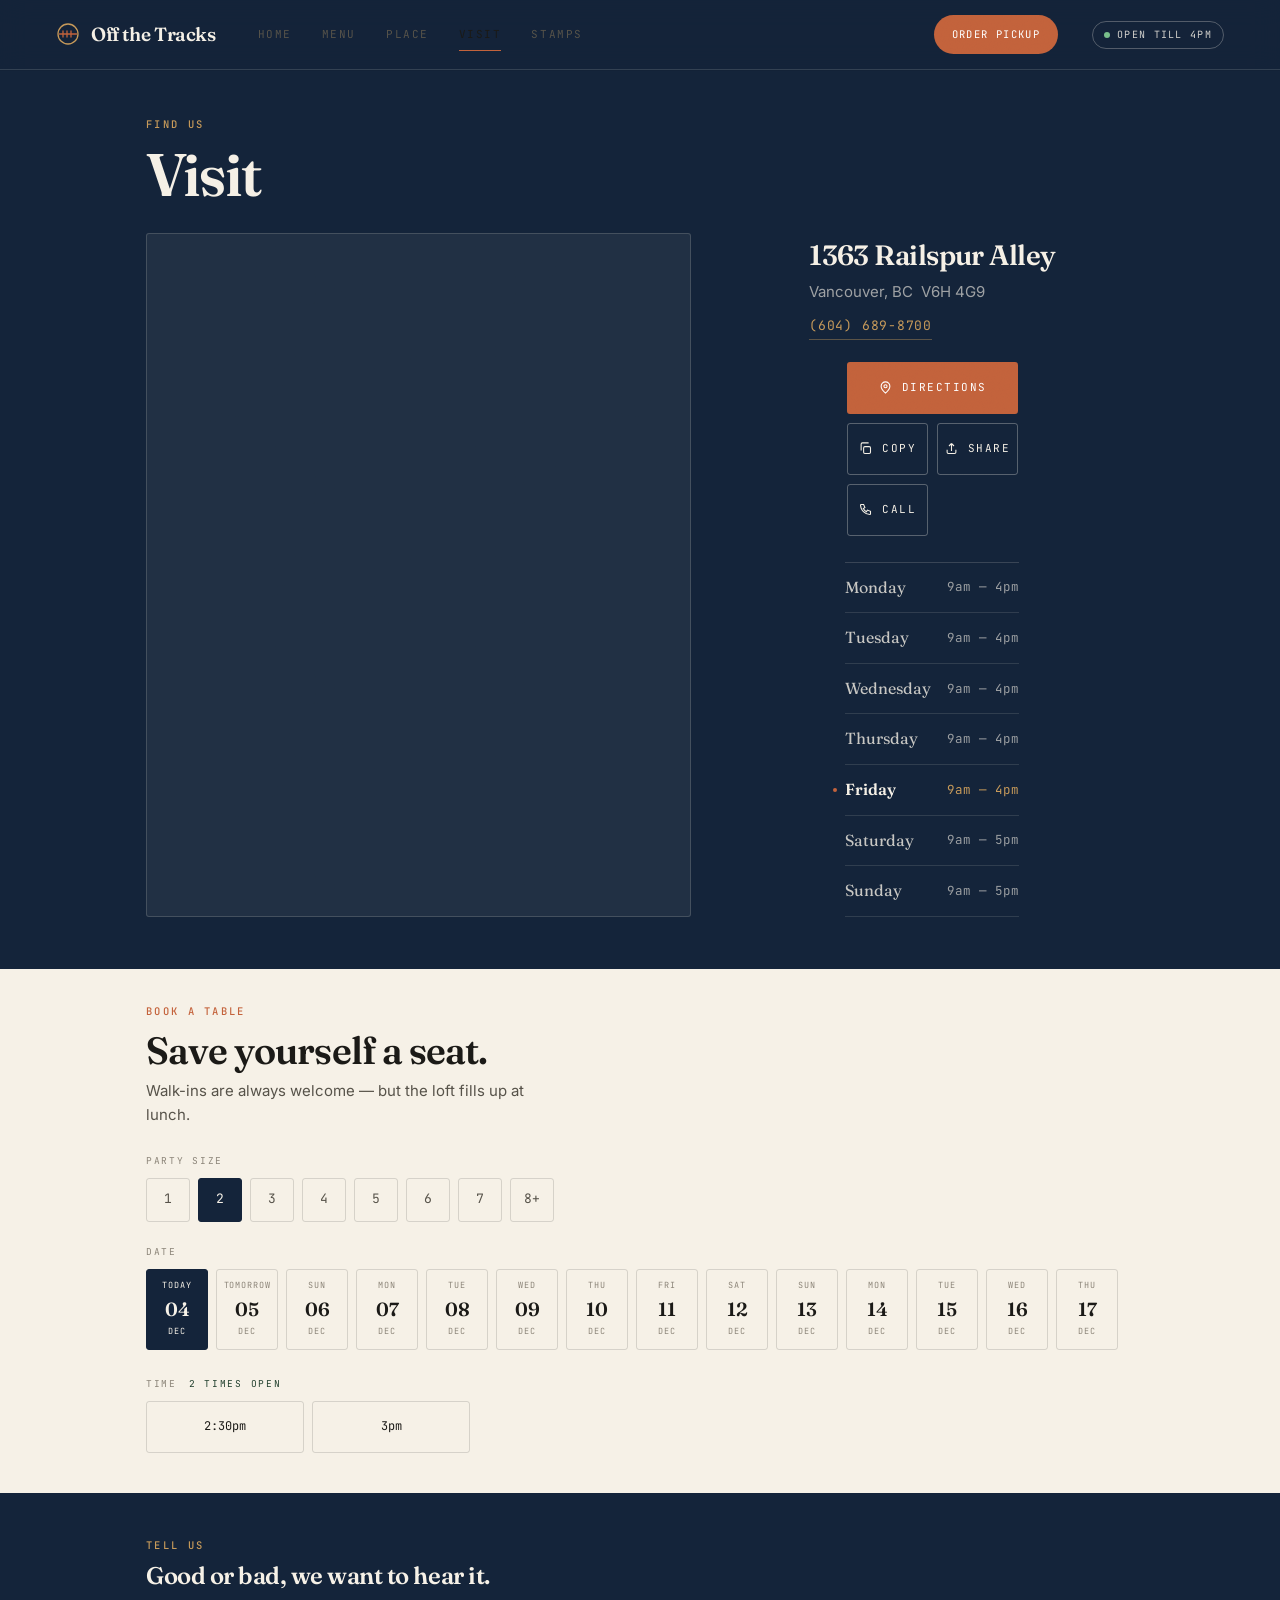
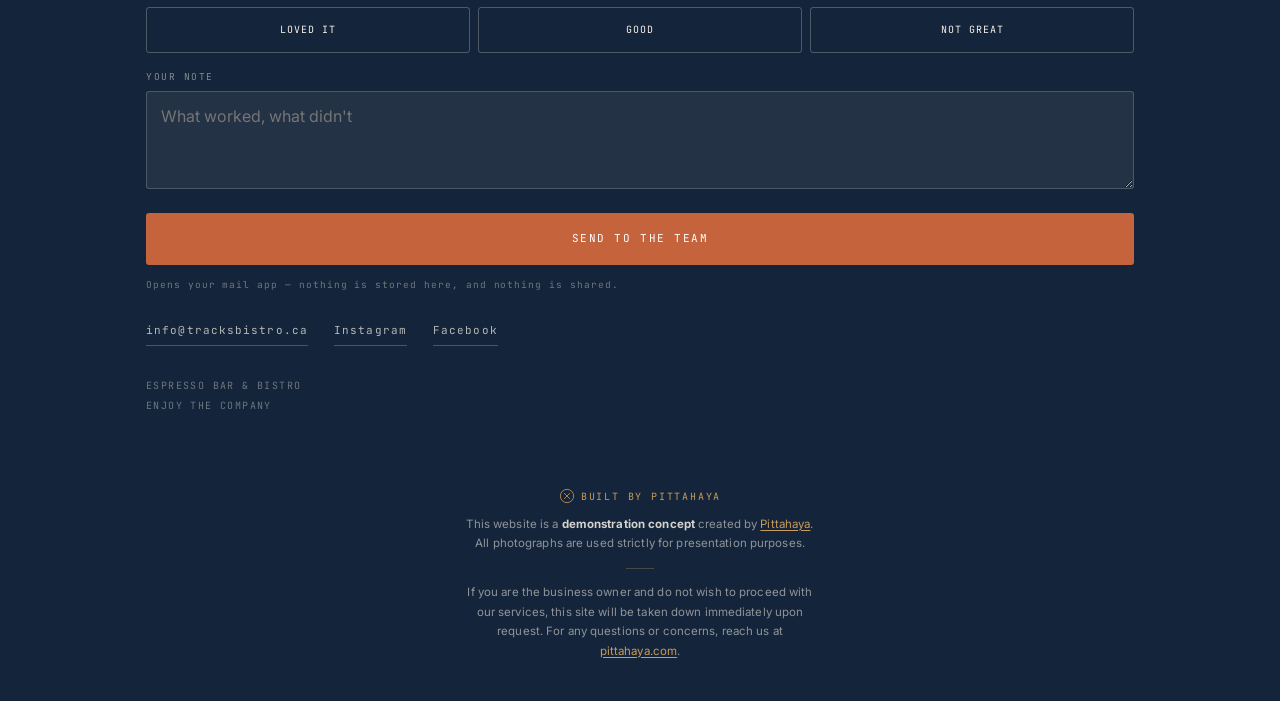
<file: site/visit.html>
<!doctype html>
<html lang="en">
<head>
<meta charset="utf-8">
<meta name="viewport" content="width=device-width, initial-scale=1, viewport-fit=cover">
<title>Visit — Off the Tracks</title>
<meta name="description" content="1363 Railspur Alley, Granville Island, Vancouver. Open daily from 9.">
<meta name="theme-color" content="#14243A">

<link rel="preconnect" href="https://fonts.googleapis.com">
<link rel="preconnect" href="https://fonts.gstatic.com" crossorigin>
<link rel="stylesheet" href="https://fonts.googleapis.com/css2?family=Fraunces:opsz,wght@9..144,300;9..144,400;9..144,600&family=Inter:wght@300;400;500&family=JetBrains+Mono:wght@400;500&display=swap">
<link rel="stylesheet" href="app.css">
<link rel="manifest" href="manifest.webmanifest">
<link rel="apple-touch-icon" href="icons/apple-touch-icon.png">

<style>
/* ── visit only ────────────────────────────────────────── */
body{background:var(--navy);color:var(--cream)}
.top{background:rgba(20,36,58,.9);border-bottom-color:rgba(246,241,231,.14)}
.top__name{color:var(--cream)}
.status{border-color:rgba(246,241,231,.28);color:rgba(246,241,231,.85)}
.status__dot{background:#79C08C}

.head{padding:26px var(--pad) 0;max-width:var(--maxw);margin:0 auto}
.head h1{font-size:clamp(34px,10vw,48px);color:var(--cream)}
.head .eyebrow{color:var(--brass)}

.map{
  margin:22px var(--pad) 0;border-radius:3px;overflow:hidden;
  border:1px solid rgba(246,241,231,.16);aspect-ratio:16/11;background:rgba(246,241,231,.06);
}
.map iframe{width:100%;height:100%;border:0;display:block;filter:saturate(.85)}

.addr{padding:24px var(--pad) 0;max-width:var(--maxw);margin:0 auto}
.addr b{display:block;font-family:var(--serif);font-size:24px;font-weight:600;letter-spacing:-.02em}
.addr span{display:block;color:rgba(246,241,231,.62);font-size:15px;margin-top:2px}
.addr__tel{
  display:inline-block;margin-top:12px;font-family:var(--mono);font-size:13px;
  letter-spacing:.06em;color:var(--brass);border-bottom:1px solid rgba(200,155,90,.4);
  padding-bottom:2px;
}

.acts{display:grid;grid-template-columns:1fr 1fr;gap:9px;padding:20px var(--pad) 0;
  max-width:var(--maxw);margin:0 auto}
.acts .btn:first-child{grid-column:1/-1}
.acts .btn--out{border-color:rgba(246,241,231,.3);color:var(--cream)}

.hours{padding:32px var(--pad) 0;max-width:var(--maxw);margin:0 auto}
.hrow{display:flex;justify-content:space-between;align-items:center;gap:16px;
  padding:12px 0;border-bottom:1px solid rgba(246,241,231,.12)}
.hrow:first-child{border-top:1px solid rgba(246,241,231,.16)}
.hrow__d{font-family:var(--serif);font-size:16px;color:rgba(246,241,231,.8)}
.hrow__t{font-family:var(--mono);font-size:12.5px;color:rgba(246,241,231,.6)}
.hrow--now{position:relative}
.hrow--now .hrow__d{color:var(--cream);font-weight:600}
.hrow--now .hrow__t{color:var(--brass)}
.hrow--now::before{content:"";position:absolute;left:-12px;top:50%;width:4px;height:4px;
  margin-top:-2px;border-radius:50%;background:var(--terra)}

/* the booking panel sits as a light inset in the navy page —
   it's the one place on Visit you act rather than read */
.rsv{
  background:var(--cream);color:var(--ink);margin:38px 0 0;
  padding:34px 0 40px;
}
.rsv > div{max-width:var(--maxw);margin:0 auto;padding:0 var(--pad)}

/* feedback — their old site had a form; this one takes two taps */
.say-hi{padding:34px var(--pad) 0;max-width:var(--maxw);margin:0 auto}
.say-hi h2{font-size:24px;color:var(--cream);margin:8px 0 18px;letter-spacing:-.02em}
.say-hi .eyebrow{color:var(--brass)}
.mood{display:grid;grid-template-columns:repeat(3,1fr);gap:8px;margin-bottom:6px}
.mood__b{
  min-height:46px;border:1px solid rgba(246,241,231,.26);border-radius:3px;color:var(--cream);
  font-family:var(--mono);font-size:10px;letter-spacing:.1em;text-transform:uppercase;
  transition:all .25s var(--ease);
}
.mood__b[aria-checked="true"]{background:var(--terra);border-color:var(--terra)}
.say-hi .fld span{color:rgba(246,241,231,.5)}
.say-hi textarea{
  width:100%;padding:12px 14px;font:inherit;font-size:16px;line-height:1.5;resize:vertical;
  background:rgba(246,241,231,.07);border:1px solid rgba(246,241,231,.2);
  border-radius:3px;color:var(--cream);
}
.say-hi textarea:focus{outline:2px solid var(--terra);outline-offset:1px}
.say-hi .btn{width:100%;margin-top:16px}
.say-hi__note{
  font-family:var(--mono);font-size:9.5px;letter-spacing:.1em;
  color:rgba(246,241,231,.4);margin:12px 0 0;line-height:1.6;
}

.reach{
  padding:30px var(--pad) 0;max-width:var(--maxw);margin:0 auto;
  display:flex;flex-wrap:wrap;gap:10px 26px;
}
.reach a{
  font-family:var(--mono);font-size:11px;letter-spacing:.1em;
  color:rgba(246,241,231,.72);border-bottom:1px solid rgba(246,241,231,.24);
  padding-bottom:3px;min-height:24px;
}
.foot{
  padding:30px var(--pad) 40px;max-width:var(--maxw);margin:0 auto;
  font-family:var(--mono);font-size:10px;letter-spacing:.14em;text-transform:uppercase;
  color:rgba(246,241,231,.4);line-height:2;
}

@media(min-width:760px){ .acts{grid-template-columns:repeat(3,1fr)} .acts .btn:first-child{grid-column:auto} }

/* ── desktop visit: map beside the details ─────────────── */
@media(min-width:900px){
  .head{padding-top:46px}
  .head h1{font-size:60px}

  .vtop{
    max-width:var(--maxw);margin:26px auto 0;padding:0 var(--pad);
    display:grid;grid-template-columns:1.35fr 1fr;gap:40px;align-items:start;
  }
  .map{margin:0;aspect-ratio:auto;height:100%;min-height:420px}
  .vinfo{display:flex;flex-direction:column}
  .addr{padding:0}
  .addr b{font-size:28px}
  .acts{padding:22px 0 0;grid-template-columns:1fr 1fr}
  .acts .btn:first-child{grid-column:1/-1}
  .hours{padding:26px 0 0}

  /* booking, feedback, footer all share one centred measure */
  .rsv{margin-top:52px}
  .rsv > div,.say-hi,.reach,.foot{max-width:var(--maxw)}
  .say-hi{padding-top:44px}
  /* the booking grid is roomier with the extra width */
  .slots{grid-template-columns:repeat(6,1fr)}
}
</style>
</head>
<body>

<header class="top">
  <a class="top__name" href="index.html" aria-label="Off the Tracks, home">
    <svg viewBox="0 0 24 24" fill="none" aria-hidden="true">
      <circle cx="12" cy="12" r="10" stroke="#C89B5A" stroke-width="1.3"/>
      <path d="M3.5 12h17M7 9v6M11 9v6M15 9v6" stroke="#C4633C" stroke-width="1.3" stroke-linecap="round"/>
    </svg>
    Off the Tracks
  </a>
  <div class="status" id="status" role="status" aria-live="polite">
    <span class="status__dot"></span><span class="status__txt">Hours</span>
  </div>
</header>

<main>
  <div class="head">
    <p class="eyebrow">Find us</p>
    <h1>Visit</h1>
  </div>

  <div class="vtop">
    <div class="map">
      <iframe title="Map showing Off the Tracks at 1363 Railspur Alley, Vancouver"
        loading="lazy" referrerpolicy="no-referrer-when-downgrade" allowfullscreen
        src="https://www.google.com/maps?q=1363%20Railspur%20Alley%2C%20Vancouver%2C%20BC%20V6H%204G9&z=17&output=embed"></iframe>
    </div>

    <div class="vinfo">
      <address class="addr" style="font-style:normal">
        <b>1363 Railspur Alley</b>
        <span>Vancouver, BC &nbsp;V6H 4G9</span>
        <a class="addr__tel" data-phone-text href="#" hidden></a>
      </address>

      <div class="acts">
        <a class="btn btn--fill"
           href="https://www.google.com/maps/dir/?api=1&destination=1363+Railspur+Alley,+Vancouver,+BC+V6H+4G9">
          <svg viewBox="0 0 24 24"><path d="M12 21s7-6.3 7-11a7 7 0 1 0-14 0c0 4.7 7 11 7 11z"/><circle cx="12" cy="10" r="2.5"/></svg>
          Directions
        </a>
        <button class="btn btn--out" id="copyBtn">
          <svg viewBox="0 0 24 24"><rect x="9" y="9" width="11" height="11" rx="2"/><path d="M5 15V5a2 2 0 0 1 2-2h10"/></svg>
          Copy
        </button>
        <button class="btn btn--out" id="shareBtn">
          <svg viewBox="0 0 24 24"><path d="M12 16V4m0 0L8 8m4-4 4 4"/><path d="M5 14v4a2 2 0 0 0 2 2h10a2 2 0 0 0 2-2v-4"/></svg>
          Share
        </button>
        <!-- appears only once PHONE is set in app.js -->
        <a class="btn btn--out" data-call href="#" hidden>
          <svg viewBox="0 0 24 24"><path d="M5 4h4l2 5-2.5 1.5a11 11 0 0 0 5 5L15 13l5 2v4a1 1 0 0 1-1 1A16 16 0 0 1 4 5a1 1 0 0 1 1-1z"/></svg>
          Call
        </a>
      </div>

      <div class="hours" id="hours"></div>
    </div>
  </div>

  <!-- booking: rendered by reserve.js, slots derived from the hours above -->
  <section class="rsv"><div id="reserve"></div></section>

  <section class="say-hi">
    <p class="eyebrow">Tell us</p>
    <h2>Good or bad, we want to hear it.</h2>
    <div class="mood" role="radiogroup" aria-label="How was it">
      <button class="mood__b" role="radio" aria-checked="false" data-mood="Loved it">Loved it</button>
      <button class="mood__b" role="radio" aria-checked="false" data-mood="Good">Good</button>
      <button class="mood__b" role="radio" aria-checked="false" data-mood="Not great">Not great</button>
    </div>
    <label class="fld"><span>Your note</span>
      <textarea id="fbText" rows="3" placeholder="What worked, what didn't"></textarea></label>
    <button class="btn btn--fill" id="fbSend">Send to the team</button>
    <p class="say-hi__note">Opens your mail app — nothing is stored here, and nothing is shared.</p>
  </section>

  <div class="reach">
    <a href="mailto:info@tracksbistro.ca">info@tracksbistro.ca</a>
    <a href="https://www.instagram.com/offthetracksbistro/" target="_blank" rel="noopener">Instagram</a>
    <a href="https://www.facebook.com/tracksbistro" target="_blank" rel="noopener">Facebook</a>
  </div>

  <footer class="foot">
    Espresso Bar &amp; Bistro<br>
    Enjoy the company
  </footer>
</main>

<nav class="line" aria-label="Main">
  <a class="stop" href="index.html"><span class="stop__pin"></span>Home</a>
  <a class="stop" href="menu.html"><span class="stop__pin"></span>Menu</a>
  <a class="stop" href="place.html"><span class="stop__pin"></span>Place</a>
  <a class="stop" href="visit.html" aria-current="page"><span class="stop__pin"></span>Visit</a>
  <a class="stop" href="rewards.html"><span class="stop__pin"></span>Stamps</a>
</nav>

<div class="toast" id="toast" role="status" aria-live="polite"></div>
<script src="content.js"></script>
<script src="app.js"></script>
<script src="order.js"></script>
<script src="reserve.js"></script>
</body>
</html>
</file>
<file: site/app.css>
/* ═══════════════════════════════════════════════════════════
   OFF THE TRACKS — shared stylesheet
   Four pages, one job each. Palette taken from the room:
   Railspur navy (signage, umbrellas, the blue cups), terracotta
   (banners, patio chairs), fir green (siding), brass, paper cream.
   ═══════════════════════════════════════════════════════════ */
:root{
  --navy:#14243A;  --terra:#C4633C;  --brass:#C89B5A;  --fir:#22402E;
  --cream:#F6F1E7; --cream-2:#EFE7D9;
  --ink:#1B1A17;   --ink-60:#57534A; --ink-40:#8C8579;
  --line:rgba(27,26,23,.14);

  --serif:'Fraunces',ui-serif,Georgia,serif;
  --sans:'Inter',-apple-system,BlinkMacSystemFont,'Segoe UI',Roboto,sans-serif;
  --mono:'JetBrains Mono',ui-monospace,SFMono-Regular,Menlo,monospace;

  --pad:22px;
  --maxw:1100px;
  --ease:cubic-bezier(.22,.61,.36,1);
  --ease-out:cubic-bezier(.16,1,.3,1);
  --nav:calc(66px + env(safe-area-inset-bottom,0px));
  --top:calc(52px + env(safe-area-inset-top,0px));
}

*,*::before,*::after{box-sizing:border-box}
html{-webkit-text-size-adjust:100%}
body{
  margin:0;background:var(--cream);color:var(--ink);
  font-family:var(--sans);font-size:16px;line-height:1.6;
  -webkit-font-smoothing:antialiased;overflow-x:hidden;
  padding-bottom:var(--nav);
}
img{max-width:100%;display:block}
[hidden]{display:none!important}   /* .btn's display:flex would otherwise win */
a{color:inherit;text-decoration:none}
button{font:inherit;color:inherit;border:0;background:none;cursor:pointer}
:focus-visible{outline:2px solid var(--terra);outline-offset:3px}

/* paper grain */
body::after{
  content:"";position:fixed;inset:0;z-index:9998;pointer-events:none;
  opacity:.035;mix-blend-mode:multiply;
  background-image:url("data:image/svg+xml,%3Csvg xmlns='http://www.w3.org/2000/svg' width='200' height='200'%3E%3Cfilter id='n'%3E%3CfeTurbulence type='fractalNoise' baseFrequency='.85' numOctaves='3'/%3E%3C/filter%3E%3Crect width='200' height='200' filter='url(%23n)'/%3E%3C/svg%3E");
}

/* native cross-document transitions where supported */
@view-transition{navigation:auto}

h1,h2,h3{font-family:var(--serif);font-weight:600;line-height:1.08;margin:0;letter-spacing:-.025em}
h2{font-size:clamp(28px,8vw,42px)}
p{margin:0 0 .9em}
.wrap{width:100%;max-width:var(--maxw);margin:0 auto;padding:0 var(--pad)}
.eyebrow{
  font-family:var(--mono);font-size:10.5px;font-weight:500;
  letter-spacing:.22em;text-transform:uppercase;color:var(--terra);
}

/* ═══ TOP BAR ═══════════════════════════════════════════ */
.top{
  position:sticky;top:0;z-index:50;height:var(--top);
  padding:env(safe-area-inset-top,0px) var(--pad) 0;
  display:flex;align-items:center;justify-content:space-between;gap:12px;
  background:rgba(246,241,231,.92);border-bottom:1px solid var(--line);
  backdrop-filter:blur(14px);-webkit-backdrop-filter:blur(14px);
}
.top--dark{background:rgba(20,36,58,.6);border-bottom-color:rgba(246,241,231,.14)}
.top__name{
  font-family:var(--serif);font-size:16px;font-weight:600;letter-spacing:-.02em;
  display:flex;align-items:center;gap:9px;
}
.top__name svg{width:20px;height:20px;flex:none}
.top--dark .top__name{color:var(--cream)}

.status{
  display:inline-flex;align-items:center;gap:7px;
  font-family:var(--mono);font-size:10px;letter-spacing:.13em;text-transform:uppercase;
  padding:5px 11px;border-radius:100px;white-space:nowrap;
  border:1px solid var(--line);color:var(--ink-60);
}
.status__dot{width:6px;height:6px;border-radius:50%;background:#3E9B5C;flex:none}
.status__dot.shut{background:var(--terra)}
.top--dark .status{border-color:rgba(246,241,231,.28);color:rgba(246,241,231,.85);
  background:rgba(15,26,42,.35)}
.top--dark .status__dot{background:#79C08C}

/* injected by app.js; only shown on desktop */
.topnav,.topcta{display:none}

/* ═══ BOTTOM NAV — the line, with four stops ════════════ */
.line{
  position:fixed;left:0;right:0;bottom:0;z-index:80;height:var(--nav);
  padding-bottom:env(safe-area-inset-bottom,0px);
  /* fully opaque — nothing from the page shows through the bar */
  background:var(--cream);border-top:1px solid var(--line);
  box-shadow:0 -8px 24px rgba(27,26,23,.09);
  display:flex;
}
.line::before{                       /* the rail itself */
  content:"";position:absolute;left:0;right:0;top:22px;height:1px;
  background:repeating-linear-gradient(90deg,rgba(27,26,23,.2) 0 6px,transparent 6px 12px);
}
.stop{
  flex:1;display:flex;flex-direction:column;align-items:center;justify-content:flex-start;
  gap:9px;padding-top:16px;position:relative;min-height:56px;
  font-family:var(--mono);font-size:9px;letter-spacing:.14em;text-transform:uppercase;
  color:var(--ink-40);transition:color .3s var(--ease);
}
.stop__pin{
  width:11px;height:11px;border-radius:50%;background:var(--cream);
  border:1.5px solid rgba(27,26,23,.28);position:relative;z-index:1;
  transition:all .35s var(--ease-out);
}
.stop[aria-current="page"]{color:var(--ink)}
.stop[aria-current="page"] .stop__pin{
  background:var(--terra);border-color:var(--terra);transform:scale(1.25);
  box-shadow:0 0 0 4px rgba(196,99,60,.16);
}
.stop:active .stop__pin{transform:scale(.9)}

/* ═══ reveal ════════════════════════════════════════════ */
.rv{opacity:0;transform:translateY(18px);transition:opacity .7s var(--ease),transform .7s var(--ease)}
.rv.in{opacity:1;transform:none}
.rv[data-d="1"]{transition-delay:.07s}.rv[data-d="2"]{transition-delay:.14s}
.rv[data-d="3"]{transition-delay:.21s}.rv[data-d="4"]{transition-delay:.28s}

/* ═══ buttons ═══════════════════════════════════════════ */
.btn{
  display:flex;align-items:center;justify-content:center;gap:9px;min-height:52px;
  border-radius:3px;font-family:var(--mono);font-size:11px;letter-spacing:.14em;
  text-transform:uppercase;transition:transform .2s var(--ease);
}
.btn:active{transform:scale(.98)}
.btn svg{width:15px;height:15px;stroke:currentColor;fill:none;stroke-width:1.7;flex:none}
.btn--fill{background:var(--terra);color:#fff}
.btn--out{border:1px solid var(--line);color:var(--ink)}
.on-navy .btn--out{border-color:rgba(246,241,231,.3);color:var(--cream)}

/* ═══ toast ═════════════════════════════════════════════ */
.toast{
  position:fixed;left:50%;top:calc(env(safe-area-inset-top,0px) + 62px);z-index:300;
  transform:translate(-50%,-16px);opacity:0;pointer-events:none;
  background:var(--navy);color:var(--cream);padding:10px 18px;border-radius:100px;
  font-family:var(--mono);font-size:10px;letter-spacing:.14em;text-transform:uppercase;
  transition:opacity .3s var(--ease),transform .35s var(--ease-out);white-space:nowrap;
  box-shadow:0 4px 20px rgba(15,26,42,.25);
}
.toast.on{opacity:1;transform:translate(-50%,0)}

/* ═══ shared: photo tiles ═══════════════════════════════ */
.fade{opacity:0;transform:scale(1.02);transition:opacity .6s var(--ease),transform .8s var(--ease)}
.fade.ok{opacity:1;transform:none}

/* install invitation — one line, dismissable, never shown twice */
.install{
  position:fixed;left:10px;right:10px;bottom:calc(var(--nav) + 10px);z-index:95;
  display:flex;align-items:center;gap:10px;
  padding:11px 12px 11px 16px;border-radius:100px;
  background:var(--navy);color:var(--cream);
  font-family:var(--mono);font-size:10.5px;letter-spacing:.1em;
  box-shadow:0 6px 24px rgba(15,26,42,.32);
  transform:translateY(120%);transition:transform .45s var(--ease-out);
}
.install.in{transform:none}
.install span{flex:1;line-height:1.4}
.install__go{
  background:var(--terra);color:#fff;border-radius:100px;padding:8px 15px;
  font-family:var(--mono);font-size:10.5px;letter-spacing:.12em;text-transform:uppercase;flex:none;
}
.install__x{width:30px;height:30px;color:rgba(246,241,231,.55);font-size:19px;flex:none}

/* ═══════════════════════════════════════════════════════
   ORDERING + BOOKING
   Shared by order.js (cart, checkout) and reserve.js (tables).
   ═══════════════════════════════════════════════════════ */

/* the little + on each menu item */
.add{
  width:30px;height:30px;flex:none;margin-left:auto;border-radius:50%;
  border:1px solid var(--line);color:var(--terra);font-size:17px;line-height:1;
  display:grid;place-items:center;transition:all .2s var(--ease);
}
.add:active{transform:scale(.88);background:var(--terra);color:#fff;border-color:var(--terra)}
@media(hover:hover){.add:hover{background:var(--terra);color:#fff;border-color:var(--terra)}}

/* floating cart pill, above the rail */
.cartpill{
  position:fixed;left:50%;transform:translateX(-50%);
  bottom:calc(var(--nav) + 14px);z-index:90;
  display:flex;align-items:center;gap:10px;
  padding:12px 18px;border-radius:100px;background:var(--navy);color:var(--cream);
  font-family:var(--mono);font-size:11px;letter-spacing:.12em;text-transform:uppercase;
  box-shadow:0 6px 24px rgba(15,26,42,.34);
  animation:pillIn .45s var(--ease-out);
}
.cartpill svg{width:16px;height:16px;stroke:currentColor;fill:none;stroke-width:1.6}
.cartpill b{color:var(--brass);font-weight:500}
.cartpill.pop{animation:pop .4s var(--ease-out)}
@keyframes pillIn{from{opacity:0;transform:translate(-50%,14px)}to{opacity:1;transform:translate(-50%,0)}}
@keyframes pop{0%{transform:translate(-50%,0) scale(1)}45%{transform:translate(-50%,0) scale(1.07)}100%{transform:translate(-50%,0) scale(1)}}

/* bottom sheet */
.sheet{position:fixed;inset:0;z-index:200;display:none}
.sheet.open{display:block}
.sheet__scrim{
  position:absolute;inset:0;background:rgba(12,20,32,.6);
  opacity:0;transition:opacity .3s var(--ease);
}
.sheet.show .sheet__scrim{opacity:1}
.sheet__panel{
  position:absolute;left:0;right:0;bottom:0;max-height:92svh;
  background:var(--cream);border-radius:14px 14px 0 0;
  transform:translateY(100%);transition:transform .38s var(--ease-out);
  display:flex;flex-direction:column;
}
.sheet.show .sheet__panel{transform:none}
.sheet__panel::before{
  content:"";position:absolute;top:9px;left:50%;transform:translateX(-50%);
  width:36px;height:4px;border-radius:2px;background:rgba(27,26,23,.18);
}
.sheet__x{
  position:absolute;top:6px;right:6px;width:44px;height:44px;
  display:grid;place-items:center;font-size:24px;color:var(--ink-40);z-index:2;
}
.sheet__body{
  overflow-y:auto;-webkit-overflow-scrolling:touch;
  padding:34px var(--pad) calc(28px + env(safe-area-inset-bottom,0px));
}
.sheet__h{font-family:var(--serif);font-size:28px;font-weight:600;letter-spacing:-.025em;margin:8px 0 6px}
.sheet__note{color:var(--ink-60);font-size:14.5px;line-height:1.6;margin:0 0 22px}

/* cart lines */
.lines{margin:18px 0 0;border-top:1px solid var(--line)}
.cline{
  display:grid;grid-template-columns:1fr auto;gap:4px 14px;align-items:center;
  padding:14px 0;border-bottom:1px solid var(--line);
}
.cline__main{display:flex;flex-direction:column;gap:2px}
.cline__n{font-family:var(--serif);font-size:17px;font-weight:600}
.cline__sub{font-family:var(--mono);font-size:9.5px;letter-spacing:.06em;
  text-transform:uppercase;color:var(--ink-40);line-height:1.5}
.cline__p{font-family:var(--mono);font-size:13px;color:var(--terra)}
.qty{grid-column:1/-1;display:flex;align-items:center;gap:14px;margin-top:2px}

/* customization options */
.optg{margin:0 0 20px}
.optg__l{
  font-family:var(--mono);font-size:9.5px;letter-spacing:.16em;text-transform:uppercase;
  color:var(--ink-40);margin-bottom:9px;
}
.chips2{display:flex;flex-wrap:wrap;gap:8px}
.chip3{
  display:inline-flex;align-items:center;gap:6px;
  padding:9px 14px;border-radius:100px;border:1px solid var(--line);
  font-size:14px;color:var(--ink);transition:all .2s var(--ease);min-height:40px;
}
.chip3 i{font-style:normal;font-family:var(--mono);font-size:10px;color:var(--ink-40)}
.chip3[aria-checked="true"]{background:var(--navy);border-color:var(--navy);color:var(--cream)}
.chip3[aria-checked="true"] i{color:var(--brass)}
.cqty{display:flex;align-items:center;justify-content:space-between;
  margin:4px 0 22px;padding-top:16px;border-top:1px solid var(--line)}
.cqty .optg__l{margin:0}
.qty button{
  width:30px;height:30px;border:1px solid var(--line);border-radius:50%;
  display:grid;place-items:center;font-size:15px;color:var(--ink);
}
.qty button:active{background:var(--cream-2)}
.qty span{font-family:var(--mono);font-size:13px;min-width:14px;text-align:center}

.totals{margin:20px 0 24px;padding-top:4px}
.totals div{display:flex;justify-content:space-between;padding:6px 0}
.totals dt{color:var(--ink-60);font-size:14px}
.totals dd{margin:0;font-family:var(--mono);font-size:13px}
.totals__t{border-top:1px solid var(--line);margin-top:6px;padding-top:12px!important}
.totals__t dt{color:var(--ink);font-family:var(--serif);font-size:18px;font-weight:600}
.totals__t dd{font-size:16px;color:var(--terra);font-weight:500}

/* form fields */
.fld{display:block;margin-top:16px}
.fld span{
  display:block;font-family:var(--mono);font-size:9.5px;letter-spacing:.16em;
  text-transform:uppercase;color:var(--ink-40);margin-bottom:7px;
}
.fld input{
  width:100%;min-height:50px;padding:0 14px;font:inherit;font-size:16px;
  background:var(--cream-2);border:1px solid var(--line);border-radius:3px;color:var(--ink);
}
.fld input:focus{outline:2px solid var(--terra);outline-offset:1px}

/* pickup-time and payment choices */
.chips{display:flex;gap:8px;overflow-x:auto;scrollbar-width:none;padding-bottom:4px;margin-bottom:6px}
.chips::-webkit-scrollbar{display:none}
.chip2{
  flex:none;padding:11px 15px;border-radius:100px;border:1px solid var(--line);
  font-family:var(--mono);font-size:10.5px;letter-spacing:.1em;text-transform:uppercase;
  color:var(--ink-60);white-space:nowrap;min-height:42px;transition:all .25s var(--ease);
}
.chip2[aria-checked="true"]{background:var(--navy);border-color:var(--navy);color:var(--cream)}

.pay{display:grid;gap:8px;margin:12px 0 26px}
.pay__opt{
  text-align:left;padding:15px 16px;border:1px solid var(--line);border-radius:3px;
  transition:all .25s var(--ease);
}
.pay__opt b{display:block;font-family:var(--serif);font-size:16px;font-weight:600}
.pay__opt span{font-size:12.5px;color:var(--ink-40)}
.pay__opt[aria-checked="true"]{border-color:var(--terra);background:rgba(196,99,60,.06)}

.sheet__body .btn,.rsv__form .btn{width:100%}
.btn--ghost{color:var(--ink-40);font-size:10.5px;margin-top:10px}
.btn[disabled]{opacity:.6;pointer-events:none}

/* confirmation */
.tick2{
  width:46px;height:46px;border-radius:50%;background:var(--fir);color:var(--cream);
  display:grid;place-items:center;font-size:22px;margin-bottom:18px;
  animation:pop2 .5s var(--ease-out);
}
@keyframes pop2{from{transform:scale(.4);opacity:0}to{transform:scale(1);opacity:1}}
.demo{
  margin:18px 0 22px;padding:11px 14px;border-left:2px solid var(--brass);
  background:var(--cream-2);font-size:12.5px;line-height:1.5;color:var(--ink-60);
}

/* ── booking ─────────────────────────────────────────── */
.rsv__h{font-family:var(--serif);font-size:clamp(28px,7.6vw,38px);font-weight:600;
  letter-spacing:-.025em;margin:10px 0 8px}
.rsv__sub{color:var(--ink-60);font-size:15px;line-height:1.6;margin:0 0 26px;max-width:44ch}
.rsv__lbl{
  font-family:var(--mono);font-size:9.5px;letter-spacing:.18em;text-transform:uppercase;
  color:var(--ink-40);margin:22px 0 10px;display:flex;align-items:center;gap:12px;
}
.rsv__avail{font-style:normal;color:var(--fir)}
.rsv__avail.none{color:var(--terra)}
.rsv__row{display:flex;gap:8px;flex-wrap:wrap}
.rsv__row--scroll{flex-wrap:nowrap;overflow-x:auto;scrollbar-width:none;padding-bottom:4px}
.rsv__row--scroll::-webkit-scrollbar{display:none}

.pchip{
  min-width:44px;min-height:44px;padding:0 12px;border-radius:3px;border:1px solid var(--line);
  font-family:var(--mono);font-size:13px;color:var(--ink-60);transition:all .25s var(--ease);
}
.pchip[aria-checked="true"]{background:var(--navy);border-color:var(--navy);color:var(--cream)}

.dchip{
  flex:none;width:62px;padding:9px 0 10px;border-radius:3px;border:1px solid var(--line);
  display:flex;flex-direction:column;align-items:center;gap:1px;transition:all .25s var(--ease);
}
.dchip span{font-family:var(--mono);font-size:8.5px;letter-spacing:.1em;text-transform:uppercase;color:var(--ink-40)}
.dchip b{font-family:var(--serif);font-size:19px;font-weight:600}
.dchip i{font-family:var(--mono);font-size:8.5px;letter-spacing:.1em;text-transform:uppercase;color:var(--ink-40);font-style:normal}
.dchip[aria-checked="true"]{background:var(--navy);border-color:var(--navy)}
.dchip[aria-checked="true"] span,.dchip[aria-checked="true"] b,.dchip[aria-checked="true"] i{color:var(--cream)}

.slots{display:grid;grid-template-columns:repeat(3,1fr);gap:8px}
.slot{
  min-height:52px;border:1px solid var(--line);border-radius:3px;
  display:flex;flex-direction:column;align-items:center;justify-content:center;gap:2px;
  font-family:var(--mono);font-size:12px;color:var(--ink);transition:all .25s var(--ease);
}
.slot i{font-style:normal;font-size:8.5px;letter-spacing:.1em;text-transform:uppercase;color:var(--ink-40)}
.slot i.few{color:var(--terra)}
.slot[disabled]{opacity:.4;text-decoration:line-through;pointer-events:none}
.slot[aria-checked="true"]{background:var(--navy);border-color:var(--navy);color:var(--cream)}
.slot[aria-checked="true"] i{color:var(--brass)}

.rsv__none{color:var(--ink-40);font-size:14px}
.rsv__form{margin-top:26px;padding-top:22px;border-top:1px solid var(--line)}
.rsv__pick{font-size:14.5px;color:var(--ink-60);margin:0 0 6px}
.rsv__pick b{color:var(--ink);font-family:var(--serif);font-size:16px}
.rsv__form .btn{margin-top:20px}

@media(min-width:760px){
  :root{--pad:40px}
  .line{justify-content:center;gap:20px}   /* the bottom nav, not a cart row */
  .stop{flex:0 0 130px}
  .sheet__panel{left:50%;transform:translate(-50%,100%);max-width:540px;border-radius:14px 14px 0 0}
  .sheet.show .sheet__panel{transform:translate(-50%,0)}
  .slots{grid-template-columns:repeat(5,1fr)}
}

/* ═══════════════════════════════════════════════════════
   DESKTOP — a proper site, not a stretched phone.
   The bottom rail becomes a real top nav; content gets room.
   ═══════════════════════════════════════════════════════ */
@media(min-width:900px){
  :root{--nav:0px;--top:70px;--pad:56px}

  body{padding-bottom:0}

  /* the rail retires; the top bar does the work */
  .line{display:none}

  .top{
    padding:0 var(--pad);gap:34px;
    box-shadow:0 1px 0 rgba(27,26,23,.06);
  }
  .top--dark{box-shadow:none}   /* transparent over the hero */
  .top__name{font-size:19px;gap:11px}
  .top__name svg{width:24px;height:24px}

  .topnav{
    display:flex;align-items:center;gap:30px;margin-left:8px;margin-right:auto;
  }
  .topnav a{
    font-family:var(--mono);font-size:11px;letter-spacing:.14em;text-transform:uppercase;
    color:var(--ink-60);padding:6px 0;position:relative;transition:color .2s var(--ease);
  }
  .topnav a::after{
    content:"";position:absolute;left:0;right:0;bottom:-2px;height:1.5px;
    background:var(--terra);transform:scaleX(0);transform-origin:left;
    transition:transform .25s var(--ease);
  }
  .topnav a:hover{color:var(--ink)}
  .topnav a:hover::after{transform:scaleX(1)}
  .topnav a[aria-current="page"]{color:var(--ink)}
  .topnav a[aria-current="page"]::after{transform:scaleX(1)}

  .topcta{
    display:inline-flex;align-items:center;
    font-family:var(--mono);font-size:10.5px;letter-spacing:.13em;text-transform:uppercase;
    background:var(--terra);color:#fff;padding:11px 18px;border-radius:100px;
    transition:transform .2s var(--ease),box-shadow .25s var(--ease);
  }
  .topcta:hover{transform:translateY(-1px);box-shadow:0 6px 18px rgba(196,99,60,.28)}

  /* dark top bars (home hero, visit) get light-on-dark nav */
  .top--dark .topnav a,.on-navy .topnav a{color:rgba(246,241,231,.72)}
  .top--dark .topnav a:hover,.top--dark .topnav a[aria-current="page"],
  .on-navy .topnav a:hover,.on-navy .topnav a[aria-current="page"]{color:var(--cream)}

  /* the floating cart pill moves to the corner, out of the way */
  .cartpill{left:auto;right:24px;bottom:24px;transform:none}
  .cartpill.pop{animation:none}
  @keyframes pillIn{from{opacity:0;transform:translateY(14px)}to{opacity:1;transform:none}}

  .install{left:auto;right:20px;bottom:20px;max-width:360px}
}
/* ── demo disclaimer footer ────────────────────────────── */
.demo-foot{
  margin:0;padding:32px var(--pad) calc(32px + var(--nav));
  background:var(--navy);color:rgba(246,241,231,.55);text-align:center;
  font-size:11.5px;line-height:1.7;letter-spacing:.01em;
}
.demo-foot__brand{
  display:inline-flex;align-items:center;gap:6px;
  font-family:var(--mono);font-size:10px;letter-spacing:.18em;text-transform:uppercase;
  color:var(--brass);margin-bottom:10px;
}
.demo-foot__brand svg{width:16px;height:16px;flex:none}
.demo-foot p{margin:0 auto;max-width:52ch}
.demo-foot a{color:var(--brass);text-decoration:underline;text-underline-offset:2px}
.demo-foot a:hover{color:var(--cream)}
.demo-foot__sep{
  display:block;width:28px;height:1px;background:rgba(200,155,90,.3);
  margin:14px auto;
}
@media(min-width:900px){
  .demo-foot{padding-bottom:40px}
}

@media(prefers-reduced-motion:reduce){
  *,*::before,*::after{animation-duration:.01ms!important;transition-duration:.01ms!important}
  .rv{opacity:1;transform:none}
  @view-transition{navigation:none}
}
</file>
